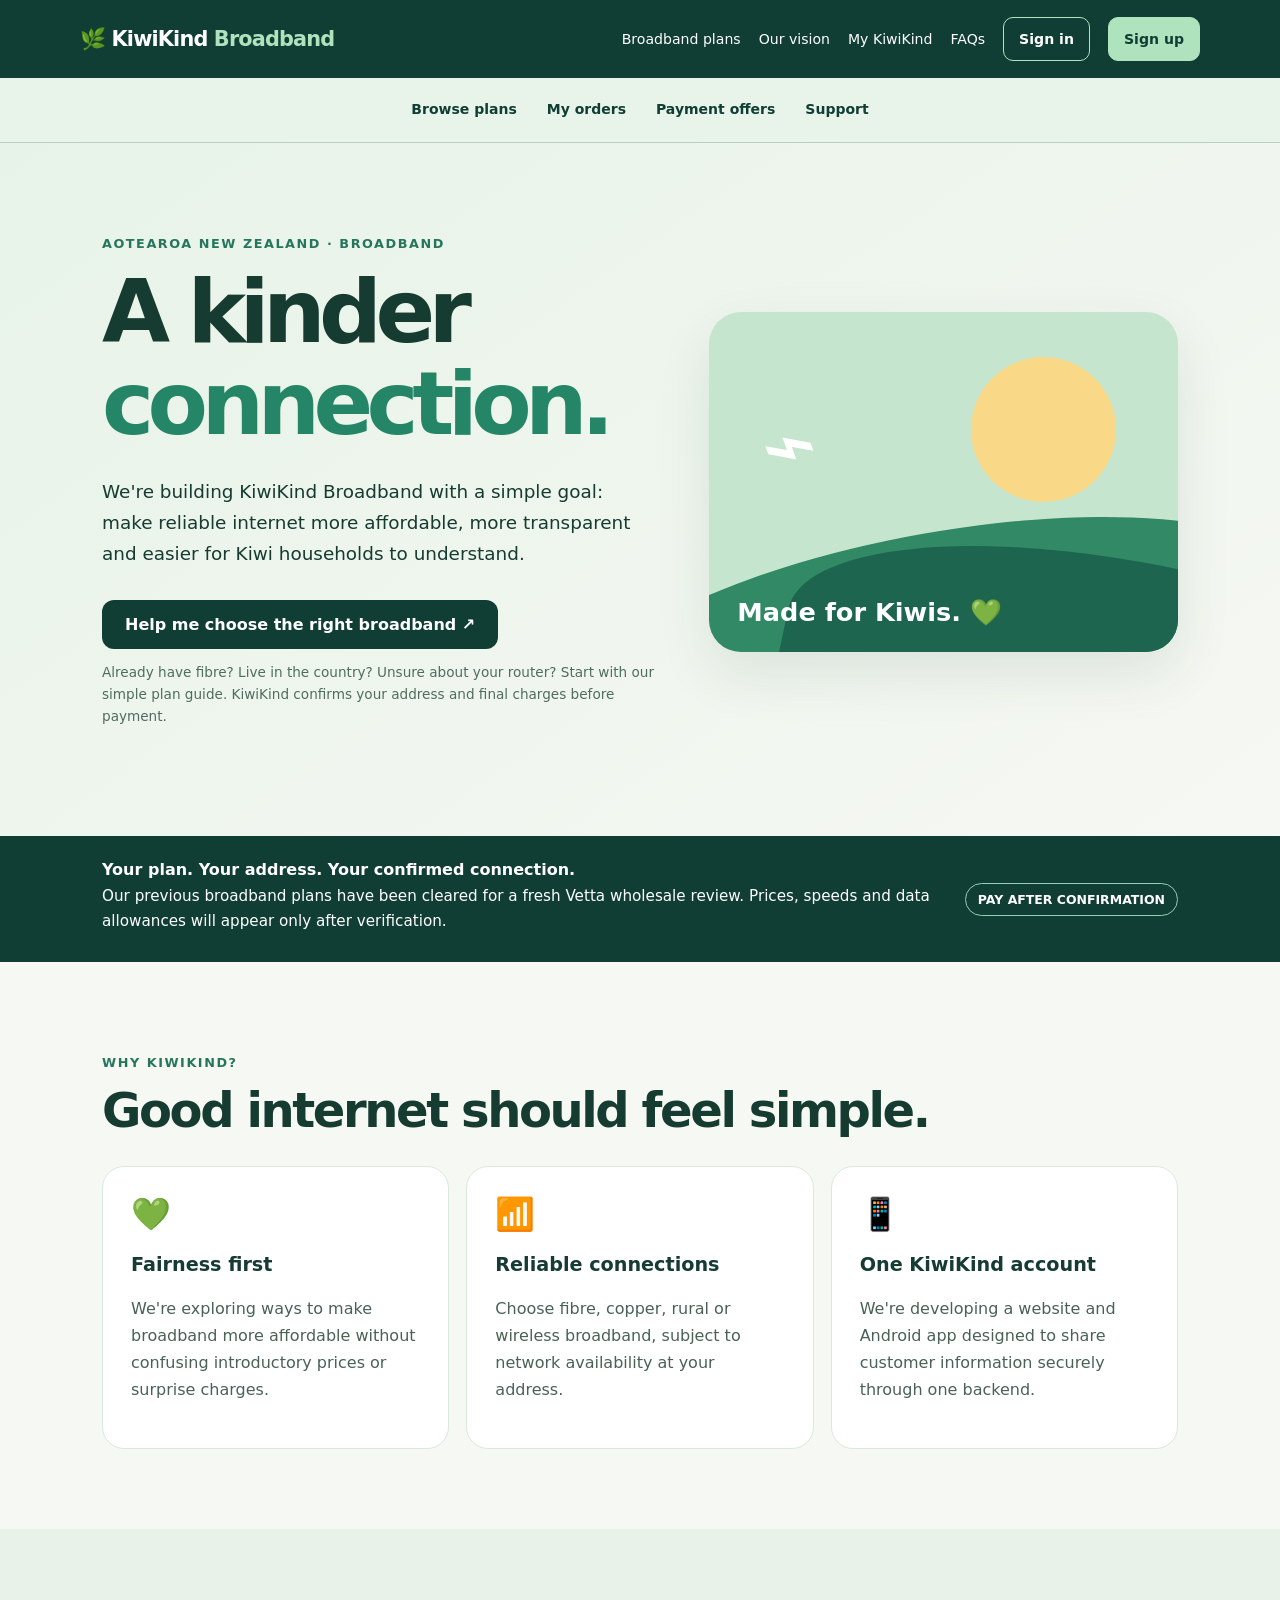
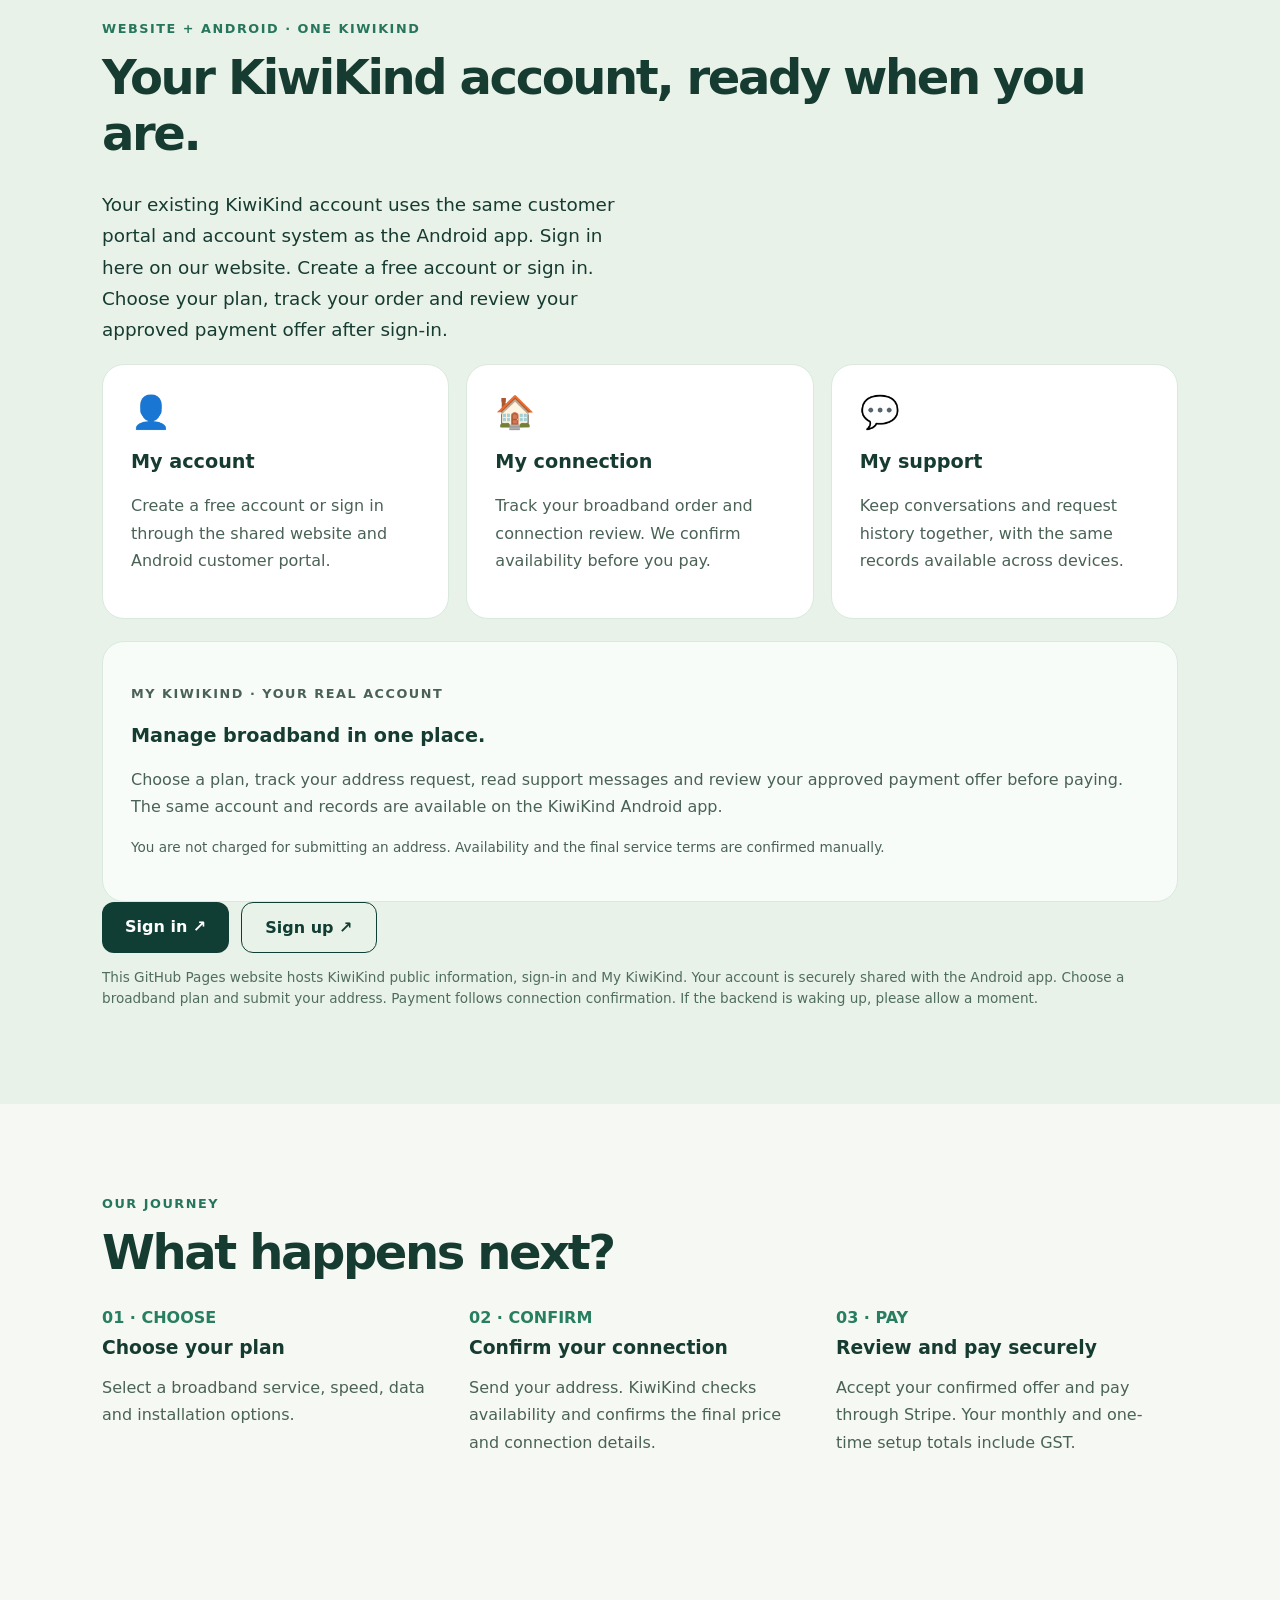
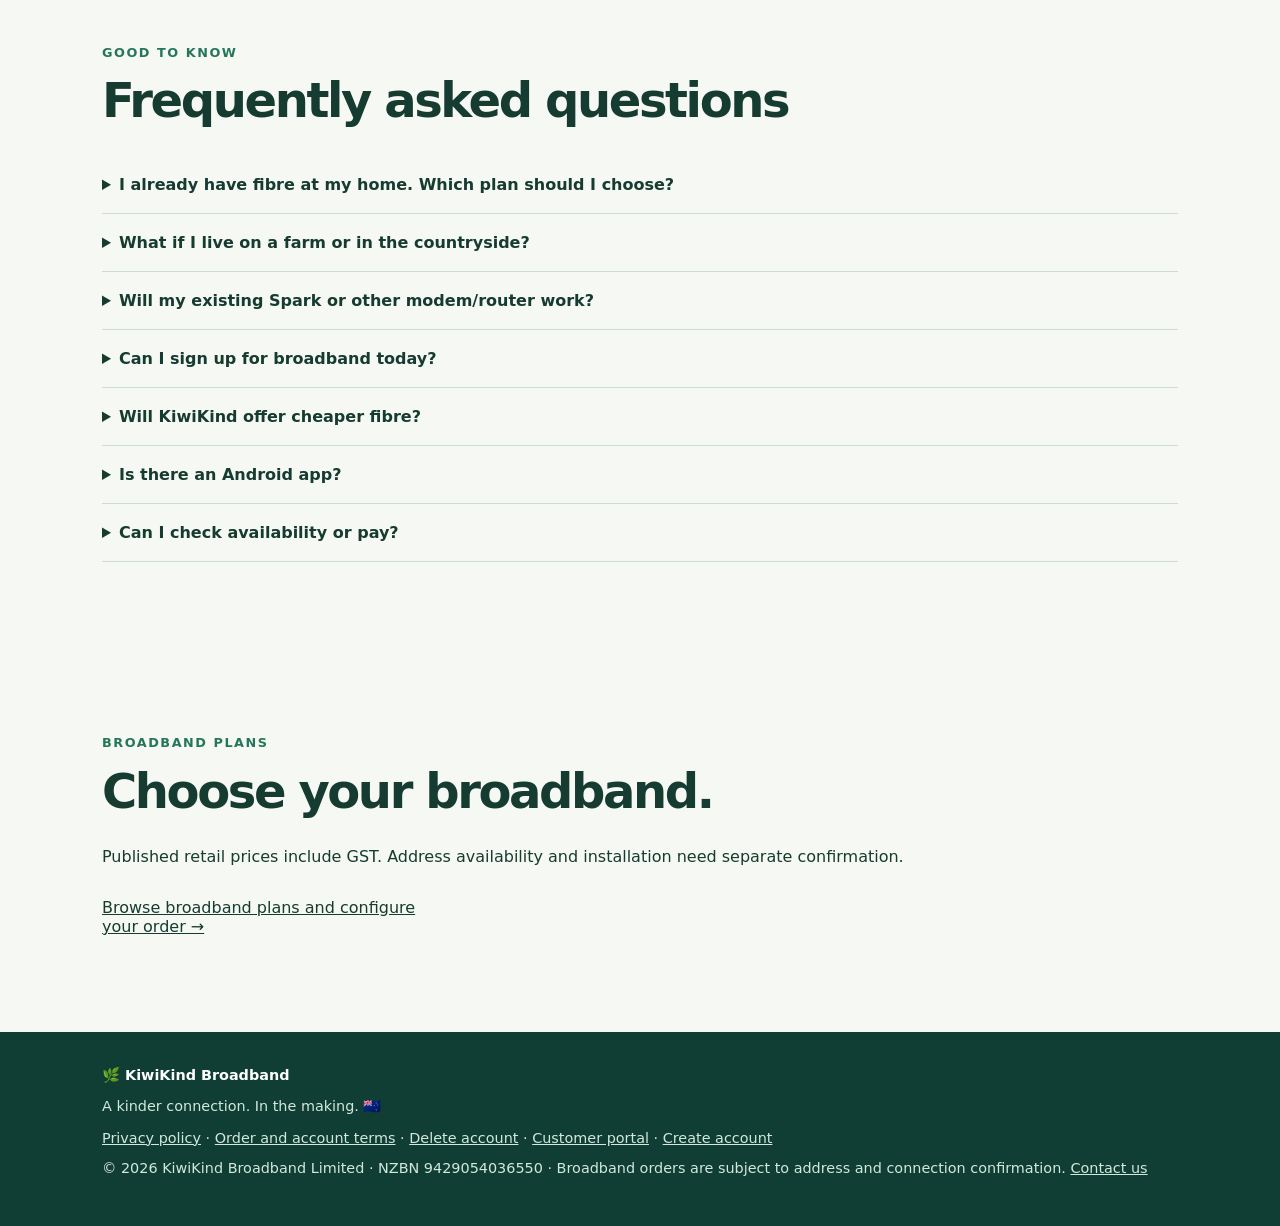
<file: index.html>
<!doctype html><html lang="en-NZ"><head><meta charset="utf-8"><meta name="viewport" content="width=device-width,initial-scale=1"><meta name="theme-color" content="#103e34"><meta name="description" content="KiwiKind Broadband NZ — compare plans and request an address review with GST-inclusive prices. Pay after the final offer is approved."><title>KiwiKind Broadband — A kinder connection</title><style>
:root{font-family:system-ui,-apple-system,Segoe UI,sans-serif;color:#163b31;background:#f6f8f3}*{box-sizing:border-box}html{scroll-behavior:smooth}body{margin:0}a{color:inherit}header{background:#103e34;color:white;padding:17px max(20px,calc((100% - 1120px)/2));display:flex;align-items:center;justify-content:space-between;gap:12px}.logo{font-weight:850;font-size:1.3rem;letter-spacing:-.04em;text-decoration:none}.logo span{color:#aee3bd}nav{display:flex;gap:18px;font-size:.88rem}nav a{text-decoration:none}nav a:hover{text-decoration:underline}.wrap{max-width:1120px;margin:auto;padding:0 22px}.hero{background:linear-gradient(145deg,#e7f3e8,#f6f8f3);padding:80px 0 95px}.hero-grid{display:grid;grid-template-columns:1.2fr 1fr;gap:45px;align-items:center}.eyebrow{font-size:.8rem;font-weight:800;letter-spacing:.12em;color:#26765d;text-transform:uppercase}.hero h1{font-size:clamp(3rem,7vw,5.5rem);letter-spacing:-.075em;line-height:1.05;margin:15px 0 25px}.hero h1 em{color:#258667;font-style:normal}.lead{font-size:1.15rem;line-height:1.7;max-width:540px}.cta{display:inline-block;background:#103e34;color:white;padding:15px 23px;border-radius:12px;text-decoration:none;font-weight:750;margin-top:12px}.small{font-size:.85rem;color:#4f6d5e;line-height:1.6}.illustration{min-height:340px;background:#c6e5cf;border-radius:32px;position:relative;overflow:hidden;box-shadow:0 22px 55px #123b2c19}.sun{position:absolute;width:145px;height:145px;background:#f9d988;border-radius:50%;top:45px;right:62px}.hill{position:absolute;width:160%;height:240px;border-radius:50% 50% 0 0;left:-30%;bottom:-120px;background:#318966;transform:rotate(-10deg)}.hill.two{background:#1d654e;left:15%;bottom:-155px;transform:rotate(12deg)}.wifi{position:absolute;top:80px;left:52px;font-size:90px;color:#fff;transform:rotate(-20deg)}.art-label{position:absolute;bottom:25px;left:28px;color:white;font-size:1.6rem;font-weight:850;z-index:2}.notice{background:#103e34;color:white;padding:24px 0}.notice .wrap{display:flex;gap:18px;align-items:center;justify-content:space-between}.notice p{margin:5px 0;font-size:.95rem;line-height:1.6}.chip{border:1px solid #92cfb4;padding:8px 12px;border-radius:30px;white-space:nowrap;font-size:.78rem;font-weight:800}.section{padding:80px 0}.section h2{font-size:clamp(2rem,5vw,3rem);letter-spacing:-.05em;margin:8px 0 28px}.cards{display:grid;grid-template-columns:repeat(3,1fr);gap:17px}.card{background:white;border:1px solid #d9e9de;border-radius:22px;padding:28px;min-height:220px}.card .icon{font-size:2rem}.card h3{font-size:1.2rem}.card p{line-height:1.7;color:#4a6256}.muted{background:#e9f2e9}.steps{display:grid;grid-template-columns:repeat(3,1fr);gap:25px}.step b{color:#277e60}.step h3{margin:10px 0}.step p{line-height:1.7;color:#4a6256}.faq details{border-bottom:1px solid #ccddd2;padding:19px 0}.faq summary{cursor:pointer;font-weight:750}.faq details p{line-height:1.7;color:#4a6256}footer{background:#103e34;color:white;padding:35px 0;font-size:.9rem}footer p{color:#d2e8dc}@media(max-width:750px){.hero{padding:45px 0 60px}.hero-grid{grid-template-columns:1fr;gap:26px}.illustration{min-height:240px}.cards,.steps{grid-template-columns:1fr}.notice .wrap{align-items:flex-start;flex-direction:column}.section{padding:55px 0}nav{gap:10px;font-size:.8rem}header{padding:16px 20px}}
/* Keep the public landing page usable on narrow phones. */html,body{max-width:100%;overflow-x:clip}.hero-grid,.hero-grid>*,.wrap{min-width:0}@media(max-width:600px){.hero h1{font-size:clamp(38px,10vw,58px);letter-spacing:-.045em;overflow-wrap:anywhere}.eyebrow{letter-spacing:.06em;overflow-wrap:anywhere}.lead{font-size:1rem}.hero{padding:35px 0 45px}header{flex-wrap:wrap;gap:10px}nav{flex-wrap:wrap;gap:10px}.wrap{padding-left:18px;padding-right:18px}}/* Account links use the existing Django portal and its shared account system. */
header{flex-wrap:wrap}nav{align-items:center;flex-wrap:wrap}.account-link{display:inline-flex;align-items:center;justify-content:center;min-height:44px;padding:8px 15px;border:1px solid #aee3bd;border-radius:10px;font-weight:750;white-space:nowrap}nav .account-link:hover{text-decoration:none;background:#235748}.account-link.signup{background:#aee3bd;color:#103e34}nav .account-link.signup:hover{background:#c6edcf}.account-actions{display:flex;flex-wrap:wrap;gap:12px}.account-actions .cta{margin-top:0}.cta.secondary{background:transparent;color:#103e34;border:1px solid #103e34}a:focus-visible{outline:3px solid #d88c25;outline-offset:4px}@media(max-width:600px){nav{width:100%}}
</style><link rel="stylesheet" href="./navigation.css"><script src="./navigation.js" defer></script></head><body><header><a class="logo" href="#home">🌿 KiwiKind <span>Broadband</span></a><nav aria-label="Main navigation"><a href="./broadband.html">Broadband plans</a><a href="#why">Our vision</a><a href="#mykiwikind">My KiwiKind</a><a href="#questions">FAQs</a><a class="account-link" href="./account.html#signin">Sign in</a><a class="account-link signup" href="./account.html#signup">Sign up</a></nav></header><main><section class="hero" id="home"><div class="wrap hero-grid"><div><p class="eyebrow">Aotearoa New Zealand · Broadband</p><h1>A kinder <em>connection.</em></h1><p class="lead">We're building KiwiKind Broadband with a simple goal: make reliable internet more affordable, more transparent and easier for Kiwi households to understand.</p><a class="cta" href="./broadband.html#plan-finder">Help me choose the right broadband ↗</a><p class="small">Already have fibre? Live in the country? Unsure about your router? Start with our simple plan guide. KiwiKind confirms your address and final charges before payment.</p></div><div class="illustration" role="img" aria-label="Illustration of green hills and sunshine"><div class="sun"></div><div class="wifi">⌁</div><div class="hill"></div><div class="hill two"></div><div class="art-label">Made for Kiwis. 💚</div></div></div></section><div class="notice"><div class="wrap"><div><strong>Your plan. Your address. Your confirmed connection.</strong><p>Our previous broadband plans have been cleared for a fresh Vetta wholesale review. Prices, speeds and data allowances will appear only after verification.</p></div><span class="chip">PAY AFTER CONFIRMATION</span></div></div><section class="section" id="why"><div class="wrap"><p class="eyebrow">Why KiwiKind?</p><h2>Good internet should feel simple.</h2><div class="cards"><article class="card"><div class="icon">💚</div><h3>Fairness first</h3><p>We're exploring ways to make broadband more affordable without confusing introductory prices or surprise charges.</p></article><article class="card"><div class="icon">📶</div><h3>Reliable connections</h3><p>Choose fibre, copper, rural or wireless broadband, subject to network availability at your address.</p></article><article class="card"><div class="icon">📱</div><h3>One KiwiKind account</h3><p>We're developing a website and Android app designed to share customer information securely through one backend.</p></article></div></div></section><section class="section muted" id="mykiwikind"><div class="wrap"><p class="eyebrow">Website + Android · One KiwiKind</p><h2>Your KiwiKind account, ready when you are.</h2><p class="lead">Your existing KiwiKind account uses the same customer portal and account system as the Android app. Sign in here on our website. Create a free account or sign in. Choose your plan, track your order and review your approved payment offer after sign-in.</p><div class="cards"><article class="card"><div class="icon">👤</div><h3>My account</h3><p>Create a free account or sign in through the shared website and Android customer portal.</p></article><article class="card"><div class="icon">🏠</div><h3>My connection</h3><p>Track your broadband order and connection review. We confirm availability before you pay.</p></article><article class="card"><div class="icon">💬</div><h3>My support</h3><p>Keep conversations and request history together, with the same records available across devices.</p></article></div><div class="card" style="margin-top:22px;min-height:0;background:#f8fcf9"><p class="eyebrow">My KiwiKind · Your real account</p><h3>Manage broadband in one place.</h3><p>Choose a plan, track your address request, read support messages and review your approved payment offer before paying. The same account and records are available on the KiwiKind Android app.</p><p class="small">You are not charged for submitting an address. Availability and the final service terms are confirmed manually.</p></div><div class="account-actions" aria-label="Customer account"><a class="cta" href="./account.html#signin">Sign in ↗</a><a class="cta secondary" href="./account.html#signup">Sign up ↗</a></div><p class="small">This GitHub Pages website hosts KiwiKind public information, sign-in and My KiwiKind. Your account is securely shared with the Android app. Choose a broadband plan and submit your address. Payment follows connection confirmation. If the backend is waking up, please allow a moment.</p></div></section><section class="section" id="progress"><div class="wrap"><p class="eyebrow">Our journey</p><h2>What happens next?</h2><div class="steps"><div class="step"><b>01 · CHOOSE</b><h3>Choose your plan</h3><p>Select a broadband service, speed, data and installation options.</p></div><div class="step"><b>02 · CONFIRM</b><h3>Confirm your connection</h3><p>Send your address. KiwiKind checks availability and confirms the final price and connection details.</p></div><div class="step"><b>03 · PAY</b><h3>Review and pay securely</h3><p>Accept your confirmed offer and pay through Stripe. Your monthly and one-time setup totals include GST.</p></div></div></div></section><section class="section faq" id="questions"><div class="wrap"><p class="eyebrow">Good to know</p><h2>Frequently asked questions</h2><details><summary>I already have fibre at my home. Which plan should I choose?</summary><p>Start with a normal Fibre (UFB) plan if KiwiKind can serve your address. No speed will be recommended until it has been verified against the current wholesale catalogue. <a href="./broadband.html#plan-finder">Use our easy plan guide →</a></p></details><details><summary>What if I live on a farm or in the countryside?</summary><p>Rural addresses sometimes have fibre too. Check the property first. Where fibre cannot be supplied, ask about RBI Rural or Fixed Wireless depending on coverage, equipment and data needs. The address is confirmed before payment.</p></details><details><summary>Will my existing Spark or other modem/router work?</summary><p>Not always. Fibre usually needs an Ethernet-WAN router connected to the fibre wall box (ONT), and some older or provider-locked modems are unsuitable. Please ask us to check your exact model and the required settings before relying on it. <a href="./broadband.html#understand-broadband">Read the compatibility guide →</a></p></details><details><summary>Can I sign up for broadband today?</summary><p>Not yet. All previous plan listings have been cleared while KiwiKind checks the current Vetta catalogue. Existing customer accounts and request history remain available.</p></details><details><summary>Will KiwiKind offer cheaper fibre?</summary><p>No pricing is currently available. After Vetta details are verified, any new retail prices will be shown with GST included and setup charges explained separately.</p></details><details><summary>Is there an Android app?</summary><p>The Android app is available to existing closed testers. It is not a public Play Store release.</p></details><details><summary>Can I check availability or pay?</summary><p>New plan requests are paused while the wholesale catalogue is rebuilt. Existing customer account, request and billing records remain accessible securely.</p></details></div></section><section class="section" id="plans"><div class="wrap"><p class="eyebrow">Broadband plans</p><h2>Choose your broadband.</h2><p>Published retail prices include GST. Address availability and installation need separate confirmation.</p><div id="public-plans" class="cards" aria-live="polite"><p><a href="./broadband.html">Browse broadband plans and configure your order →</a></p></div></div></section></main><footer><div class="wrap"><strong>🌿 KiwiKind Broadband</strong><p>A kinder connection. In the making. 🇳🇿</p><p><a href="./privacy.html">Privacy policy</a> · <a href="./terms.html">Order and account terms</a> · <a href="./account-deletion.html">Delete account</a> · <a href="./account.html#signin">Customer portal</a> · <a href="./account.html#signup">Create account</a></p><p>© 2026 KiwiKind Broadband Limited · NZBN 9429054036550 · Broadband orders are subject to address and connection confirmation. <a href="mailto:kiwikindbroadband@gmail.com">Contact us</a></p></div></footer><script src="plans.js" defer></script></body></html>
</file>
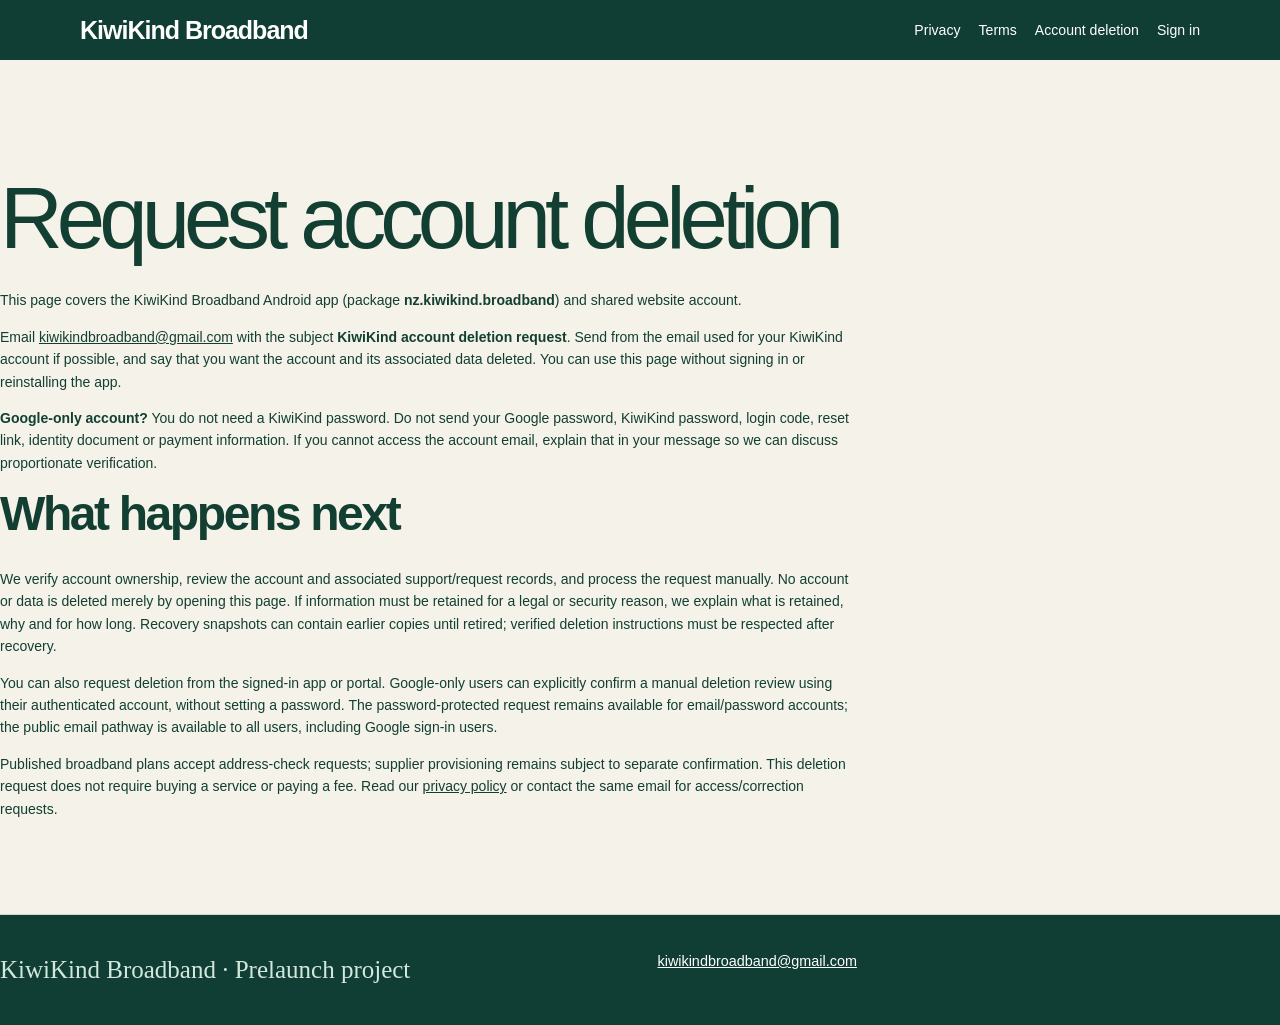
<file: account-deletion.html>
<!doctype html><html lang="en-NZ"><head><meta charset="utf-8"><meta name="viewport" content="width=device-width,initial-scale=1"><title>Account deletion | KiwiKind Broadband</title><link rel="stylesheet" href="./policy.css"></head><body><header><a class="brand" href="./index.html">KiwiKind Broadband</a><nav aria-label="Policy navigation"><a href="./privacy.html">Privacy</a><a href="./terms.html">Terms</a><a href="./account-deletion.html">Account deletion</a><a href="./account.html#signin">Sign in</a></nav></header><main class="section legal"><h1>Request account deletion</h1><p>This page covers the KiwiKind Broadband Android app (package <strong>nz.kiwikind.broadband</strong>) and shared website account.</p><p>Email <a href="mailto:kiwikindbroadband@gmail.com?subject=KiwiKind%20account%20deletion%20request">kiwikindbroadband@gmail.com</a> with the subject <strong>KiwiKind account deletion request</strong>. Send from the email used for your KiwiKind account if possible, and say that you want the account and its associated data deleted. You can use this page without signing in or reinstalling the app.</p><p><strong>Google-only account?</strong> You do not need a KiwiKind password. Do not send your Google password, KiwiKind password, login code, reset link, identity document or payment information. If you cannot access the account email, explain that in your message so we can discuss proportionate verification.</p><h2>What happens next</h2><p>We verify account ownership, review the account and associated support/request records, and process the request manually. No account or data is deleted merely by opening this page. If information must be retained for a legal or security reason, we explain what is retained, why and for how long. Recovery snapshots can contain earlier copies until retired; verified deletion instructions must be respected after recovery.</p><p>You can also request deletion from the signed-in app or portal. Google-only users can explicitly confirm a manual deletion review using their authenticated account, without setting a password. The password-protected request remains available for email/password accounts; the public email pathway is available to all users, including Google sign-in users.</p><p>Published broadband plans accept address-check requests; supplier provisioning remains subject to separate confirmation. This deletion request does not require buying a service or paying a fee. Read our <a href="./privacy.html">privacy policy</a> or contact the same email for access/correction requests.</p></main><footer><p>KiwiKind Broadband · Prelaunch project</p><a href="mailto:kiwikindbroadband@gmail.com">kiwikindbroadband@gmail.com</a></footer></body></html>
</file>
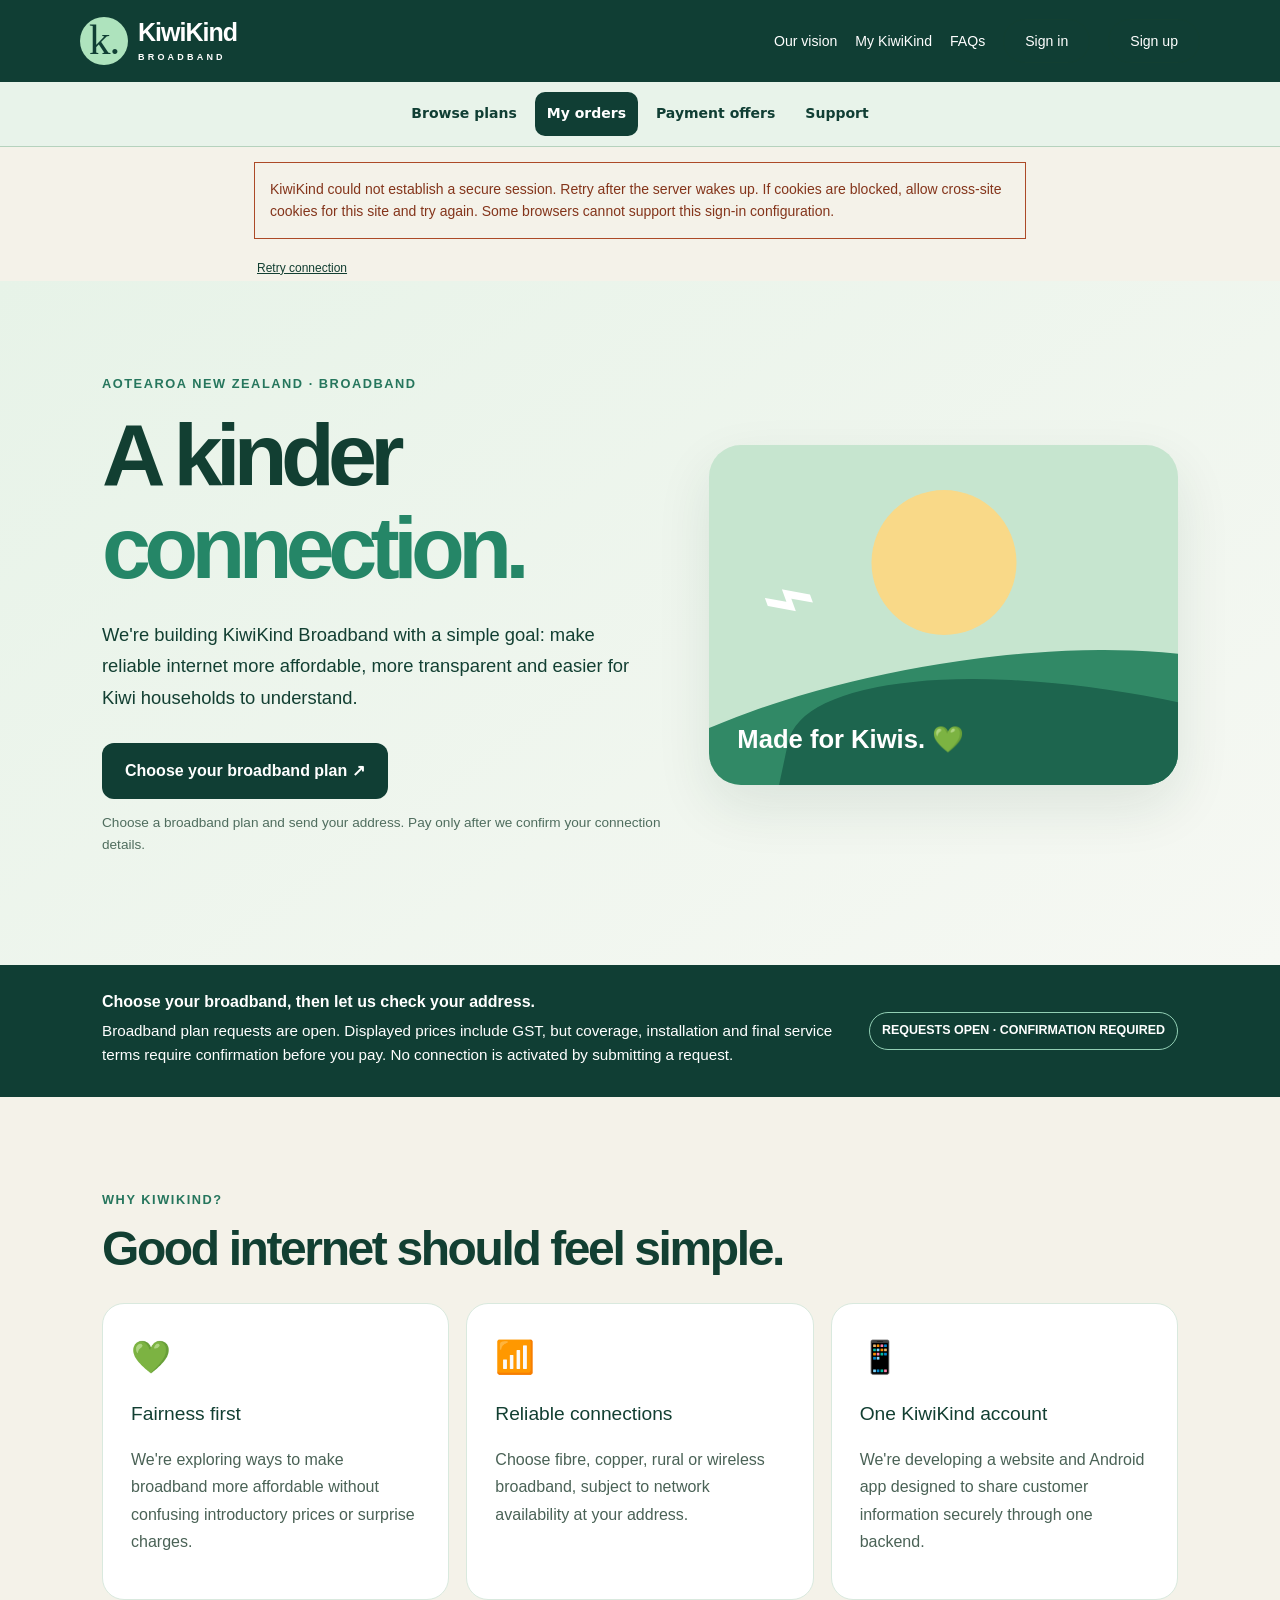
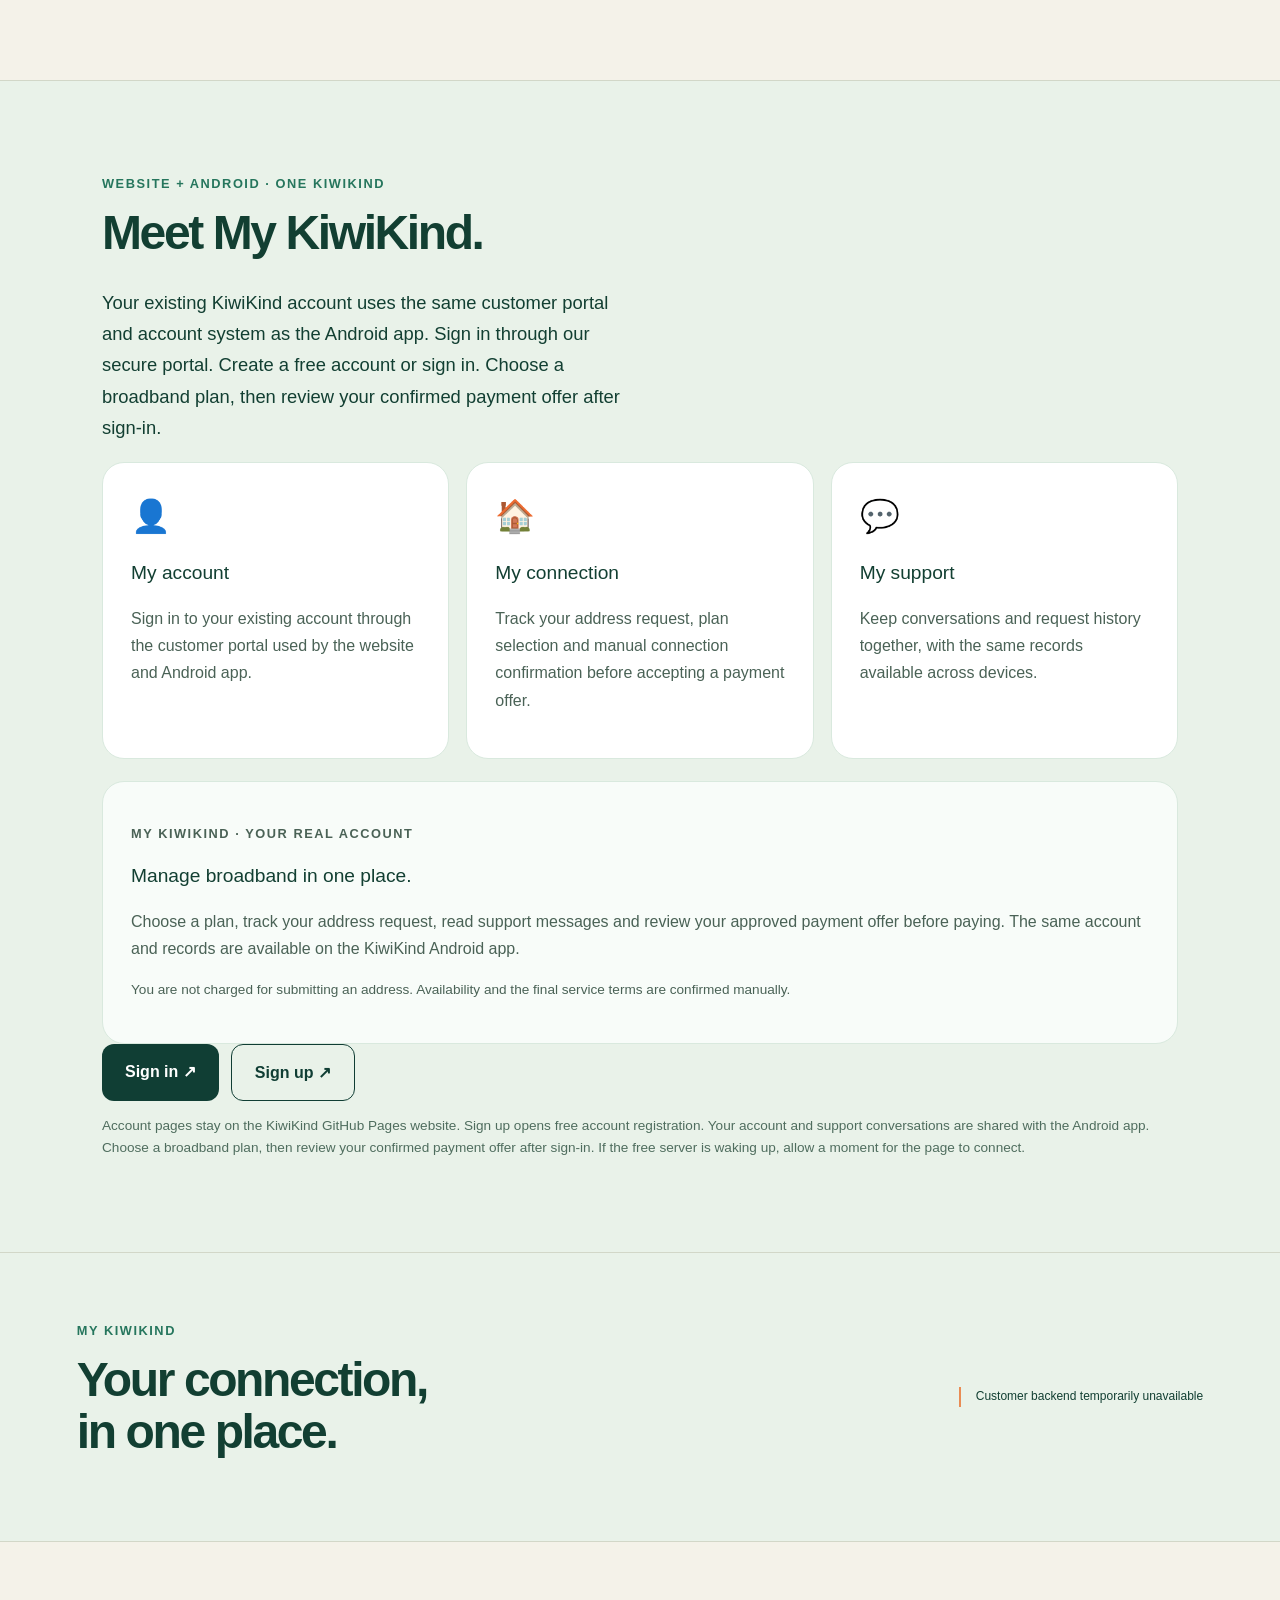
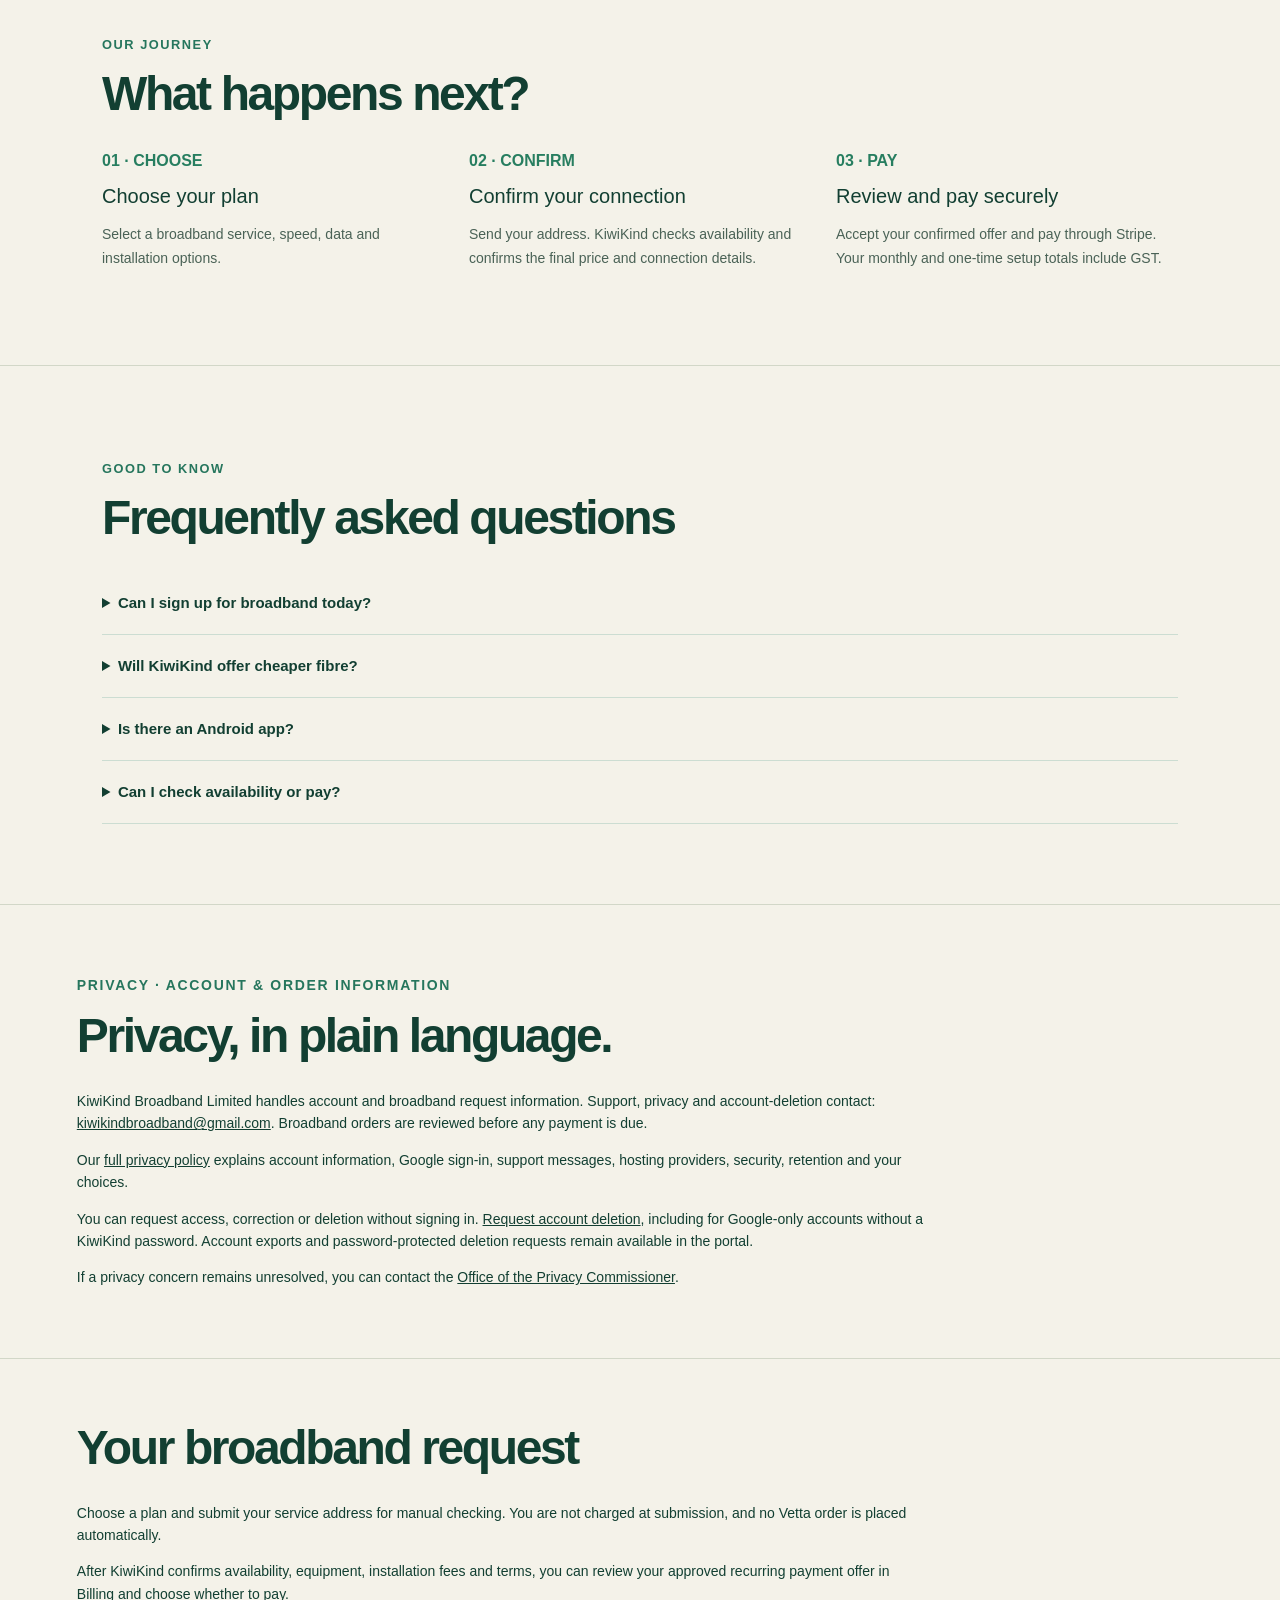
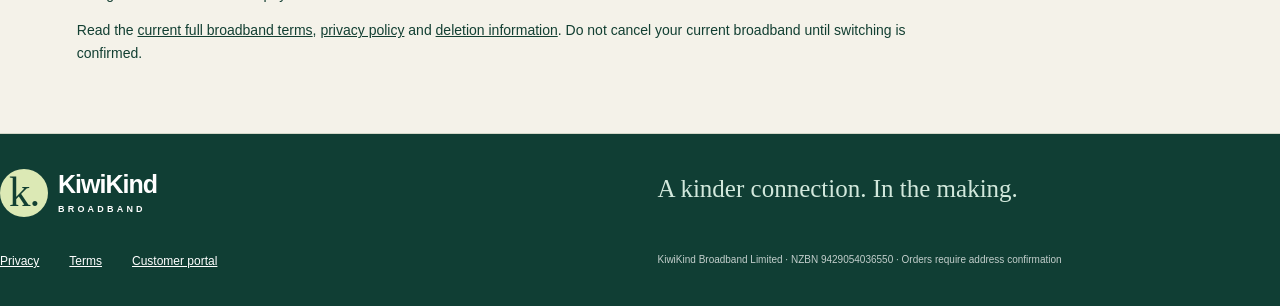
<file: account.html>
<!doctype html>
<html lang="en-NZ"><head><meta charset="utf-8"><meta name="viewport" content="width=device-width, initial-scale=1"><meta name="referrer" content="strict-origin-when-cross-origin"><meta http-equiv="Content-Security-Policy" content="default-src 'self'; script-src 'self' https://accounts.google.com; style-src 'self' 'unsafe-inline' https://accounts.google.com; connect-src https://kiwikind-backend.onrender.com https://accounts.google.com; frame-src https://accounts.google.com; img-src 'self' data: https://accounts.google.com https://*.googleusercontent.com; base-uri 'self'; form-action 'self'; object-src 'none'"><meta name="description" content="KiwiKind Broadband is a New Zealand broadband provider project in development. Follow our progress and explore the customer portal."><title>My KiwiKind · Account</title><link rel="stylesheet" href="./account.css"><script src="./account.js" defer></script><script src="./readiness.js" defer></script><link rel="stylesheet" href="./navigation.css"><script src="./navigation.js" defer></script></head>
<body><a class="skip" href="#main">Skip to content</a>
<header><a class="brand" href="./index.html" aria-label="KiwiKind Broadband home"><span class="brandmark" aria-hidden="true">k.</span><span>KiwiKind<small>BROADBAND</small></span></a><nav aria-label="Main"><a href="./index.html#why">Our vision</a><a href="#portal">My KiwiKind</a><a href="./index.html#questions">FAQs</a><a href="#signin" id="nav-signin" class="navbutton">Sign in</a><a href="#signup" id="nav-signup" class="navbutton">Sign up</a><a href="#portal" id="nav-account" class="navbutton hidden">My KiwiKind ↗</a></nav></header>
<aside id="signed-in-bar" class="signed-in-bar hidden" aria-label="Signed-in account"><span class="signed-in-label">✓ Signed in</span><span id="signed-in-email" class="signed-in-email"></span><button type="button" id="top-refresh" class="signed-in-logout">Refresh</button><button type="button" id="top-logout" class="signed-in-logout">Sign out</button></aside>
<main id="main">
<div class="portal-feedback"><div id="notice" class="notice" role="status" aria-live="polite"></div><button type="button" id="retry-connection" class="textbutton hidden">Retry connection</button></div>
<section class="top-account" aria-label="Account sign in and registration"><div id="auth-area"><a id="back-to-login" class="textbutton hidden" href="#signin">← Back to sign in</a><div class="auth-intro"><h3>A little less life admin.</h3><p>Create a free account or sign in to manage your information and talk to support. Choose a broadband plan and submit your connection details. Your confirmed payment offer appears under Billing.</p><p>No broadband contract. No payment details.</p></div><form id="auth-form" class="form-card"><h3 id="auth-title">Welcome back</h3><label>Email<input name="email" type="email" autocomplete="email" maxlength="254" required></label><label>Password<input name="password" type="password" autocomplete="current-password" maxlength="128" required></label><label id="referral-entry" class="hidden">Referral code (optional)<input id="referral-code" name="referral_code" maxlength="24" autocomplete="off"></label><label class="check hidden" id="register-consent"><input type="checkbox" name="consent">I accept the <a href="./terms.html">account and order terms</a> and have read the <a href="./privacy.html">privacy notice</a>.</label><button class="button" id="auth-submit" type="submit" disabled>Sign in ↗</button><div class="google-button-shell"><div id="google-signin" aria-label="Sign in with Google"></div><div class="google-button-face" aria-hidden="true"><span class="google-g">G</span><strong>Sign in with Google</strong></div></div><div class="form-links"><button type="button" id="toggle-auth" class="textbutton hidden" aria-hidden="true" tabindex="-1">Create an account</button><button type="button" id="forgot" class="textbutton">Reset password</button></div></form><form id="reset-request-form" class="form-card hidden"><h3>Reset your password</h3><p>Enter your account email and we’ll send a password-reset link if the account exists.</p><label>Email<input name="email" type="email" autocomplete="email" required maxlength="254"></label><button class="button" type="submit">Send reset link</button><button class="textbutton" type="button" id="reset-request-back">Back to sign in</button></form><form id="reset-form" class="form-card hidden"><h3>Set a new password</h3><label>New password (at least 12 characters)<input name="password" type="password" autocomplete="new-password" required minlength="12" maxlength="128"></label><button class="button" type="submit">Update password</button><a href="#signin" id="reset-back">Back to sign in</a></form></div>
</section>
<section class="hero" id="home"><div class="wrap hero-grid"><div><p class="eyebrow">Aotearoa New Zealand · Broadband</p><h1>A kinder <em>connection.</em></h1><p class="lead">We're building KiwiKind Broadband with a simple goal: make reliable internet more affordable, more transparent and easier for Kiwi households to understand.</p><a class="cta" href="./broadband.html">Choose your broadband plan ↗</a><p class="small">Choose a broadband plan and send your address. Pay only after we confirm your connection details.</p></div><div class="illustration" role="img" aria-label="Illustration of green hills and sunshine"><div class="sun"></div><div class="wifi">⌁</div><div class="hill"></div><div class="hill two"></div><div class="art-label">Made for Kiwis. 💚</div></div></div></section>
<div class="public-notice"><div class="wrap"><div><strong>Choose your broadband, then let us check your address.</strong><p>Broadband plan requests are open. Displayed prices include GST, but coverage, installation and final service terms require confirmation before you pay. No connection is activated by submitting a request.</p></div><span class="chip">REQUESTS OPEN · CONFIRMATION REQUIRED</span></div></div>
<section class="section" id="why"><div class="wrap"><p class="eyebrow">Why KiwiKind?</p><h2>Good internet should feel simple.</h2><div class="cards"><article class="card"><div class="icon">💚</div><h3>Fairness first</h3><p>We're exploring ways to make broadband more affordable without confusing introductory prices or surprise charges.</p></article><article class="card"><div class="icon">📶</div><h3>Reliable connections</h3><p>Choose fibre, copper, rural or wireless broadband, subject to network availability at your address.</p></article><article class="card"><div class="icon">📱</div><h3>One KiwiKind account</h3><p>We're developing a website and Android app designed to share customer information securely through one backend.</p></article></div></div></section><section class="section muted" id="mykiwikind"><div class="wrap"><p class="eyebrow">Website + Android · One KiwiKind</p><h2>Meet My KiwiKind.</h2><p class="lead">Your existing KiwiKind account uses the same customer portal and account system as the Android app. Sign in through our secure portal. Create a free account or sign in. Choose a broadband plan, then review your confirmed payment offer after sign-in.</p><div class="cards"><article class="card"><div class="icon">👤</div><h3>My account</h3><p>Sign in to your existing account through the customer portal used by the website and Android app.</p></article><article class="card"><div class="icon">🏠</div><h3>My connection</h3><p>Track your address request, plan selection and manual connection confirmation before accepting a payment offer.</p></article><article class="card"><div class="icon">💬</div><h3>My support</h3><p>Keep conversations and request history together, with the same records available across devices.</p></article></div><div class="card" style="margin-top:22px;min-height:0;background:#f8fcf9"><p class="eyebrow">My KiwiKind · Your real account</p><h3>Manage broadband in one place.</h3><p>Choose a plan, track your address request, read support messages and review your approved payment offer before paying. The same account and records are available on the KiwiKind Android app.</p><p class="small">You are not charged for submitting an address. Availability and the final service terms are confirmed manually.</p></div><div class="account-actions" aria-label="Customer account"><a class="cta" href="#signin">Sign in ↗</a><a class="cta secondary" href="#signup">Sign up ↗</a></div><p class="small">Account pages stay on the KiwiKind GitHub Pages website. Sign up opens free account registration. Your account and support conversations are shared with the Android app. Choose a broadband plan, then review your confirmed payment offer after sign-in. If the free server is waking up, allow a moment for the page to connect.</p></div></section>
<section id="portal" class="portal section"><div class="portal-heading"><div><p class="eyebrow">MY KIWIKIND</p><h2>Your connection,<br>in one place.</h2></div><p id="connection-status" class="status" role="status">Checking portal connection…</p></div>
<div id="dashboard" class="hidden"><div class="account-line"><p id="account-email"></p><button class="textbutton" id="refresh-account" type="button">Refresh account</button><button class="textbutton" id="logout" type="button">Sign out</button></div><div class="dashboard-grid"><article class="form-card"><h3>Connection preparation</h3><p>Follow preparation updates shared with the Android app. Your chosen plan is reviewed for availability. The confirmed payment offer appears under Billing.</p><button id="load-connection-progress" class="textbutton" type="button">Refresh preparation</button><div id="connection-progress" role="status" aria-live="polite"></div></article><article class="form-card" id="customer-orders"><span class="pill">ADDRESS REVIEW REQUIRED</span><h3>My broadband requests</h3><p><a class="button" href="./broadband.html">Choose a broadband plan</a></p><div id="orders"></div><details hidden><summary>Legacy connection request</summary><form id="order-form"><p>We’ll record your interest in a connection. This is not an availability check or a service contract.</p><label>Contact name<input name="contact_name" maxlength="100" required autocomplete="name"></label><label>Full New Zealand service address<input name="address" minlength="8" maxlength="300" required autocomplete="street-address"></label><label>Postcode<input name="postcode" pattern="[0-9]{4}" maxlength="4" inputmode="numeric" required autocomplete="postal-code"></label><label>Phone (optional)<input name="phone" type="tel" maxlength="25" autocomplete="tel"></label><label class="check"><input name="consent" type="checkbox" required>I accept the <a href="./terms.html">request terms</a>. Availability, pricing and installation are unconfirmed.</label><button class="button" type="submit" id="order-submit">Send request ↗</button></form></details></article><article class="form-card" id="customer-support"><h3>Support & complaints</h3><p>Keep your conversation with your account. Don’t include card details, identity documents or health information.</p><div id="tickets"></div><details><summary>Start a conversation</summary><form id="ticket-form"><label>Topic<select name="category"><option value="support">General support</option><option value="complaint">Complaint</option><option value="privacy">Privacy request / correction</option></select></label><label>Subject<input name="subject" maxlength="150" required></label><label>Message<textarea name="body" maxlength="4000" required></textarea></label><button class="button" type="submit">Send message ↗</button></form></details></article><article class="form-card" id="customer-payments"><h3>Billing</h3><p>After we confirm your address and connection details, your final payment offer appears here. Review the full GST-inclusive amounts and service terms before continuing to Stripe.</p><div id="owner-dollar-payment" class="hidden" aria-live="polite"></div><div id="live-payments" aria-live="polite"></div><div id="invoices"></div></article><article class="form-card"><h3>Invite friends &amp; whānau</h3><p>Share an account invitation if you wish. No rewards or discounts are currently offered.</p><button id="load-referrals" class="textbutton" type="button">Refresh referral history</button><button id="create-referral" class="textbutton" type="button">Create my referral code</button><div id="referral-result"></div></article><article class="form-card"><h3>Account settings &amp; notifications</h3><p>Preferences are shared with Android. Load your saved preferences before editing. Delivery and marketing remain disabled.</p><button id="load-preferences" class="textbutton" type="button">Load saved preferences</button><form id="preferences-form"><label class="check"><input id="account-notifications" type="checkbox" disabled>Account updates, when delivery becomes available</label><button class="button" id="save-preferences" type="submit" disabled>Save preference</button></form></article><article class="form-card"><h3>Your information</h3><p>Download your account data, request a correction through support, or ask us to delete your account.</p><button id="export" class="textbutton">Download my data ↓</button><details><summary>Request account deletion</summary><form id="deletion-form"><p>Google-only account? Confirm below to queue a review inside the portal, or use the <a href="./account-deletion.html">public deletion pathway</a>.</p><label class="check"><input id="confirm-google-deletion" type="checkbox">I want my account reviewed for deletion.</label><button id="google-deletion" class="textbutton" type="button">Request using signed-in Google account</button><p>Requests require review for any lawful record retention. This does not instantly delete your data.</p><label>Current password<input type="password" name="password" required autocomplete="current-password"></label><button class="button" type="submit">Request deletion</button></form></details></article></div></div></section>
<section class="section" id="progress"><div class="wrap"><p class="eyebrow">Our journey</p><h2>What happens next?</h2><div class="steps"><div class="step"><b>01 · CHOOSE</b><h3>Choose your plan</h3><p>Select a broadband service, speed, data and installation options.</p></div><div class="step"><b>02 · CONFIRM</b><h3>Confirm your connection</h3><p>Send your address. KiwiKind checks availability and confirms the final price and connection details.</p></div><div class="step"><b>03 · PAY</b><h3>Review and pay securely</h3><p>Accept your confirmed offer and pay through Stripe. Your monthly and one-time setup totals include GST.</p></div></div></div></section><section class="section faq" id="questions"><div class="wrap"><p class="eyebrow">Good to know</p><h2>Frequently asked questions</h2><details><summary>Can I sign up for broadband today?</summary><p>Yes. Choose a plan and submit your address and connection details. We confirm availability and the final offer before you pay.</p></details><details><summary>Will KiwiKind offer cheaper fibre?</summary><p>Our broadband catalogue shows monthly and setup totals including GST. Compare the options and review your confirmed offer before payment.</p></details><details><summary>Is there an Android app?</summary><p>The Android app is available to existing closed testers. It is not a public Play Store release.</p></details><details><summary>Can I check availability or pay?</summary><p>Submit your address with your chosen plan. We check availability manually; after confirmation, your payment offer appears under Billing on the website and app.</p></details></div></section>
<section id="privacy" class="section legal"><p class="eyebrow">PRIVACY · ACCOUNT &amp; ORDER INFORMATION</p><h2>Privacy, in plain language.</h2><p id="legal-identity">KiwiKind Broadband Limited handles account and broadband request information. Support, privacy and account-deletion contact: <a href="mailto:kiwikindbroadband@gmail.com">kiwikindbroadband@gmail.com</a>. Broadband orders are reviewed before any payment is due.</p><p>Our <a href="./privacy.html">full privacy policy</a> explains account information, Google sign-in, support messages, hosting providers, security, retention and your choices.</p><p>You can request access, correction or deletion without signing in. <a href="./account-deletion.html">Request account deletion</a>, including for Google-only accounts without a KiwiKind password. Account exports and password-protected deletion requests remain available in the portal.</p><p>If a privacy concern remains unresolved, you can contact the <a href="https://www.privacy.org.nz/" rel="noreferrer">Office of the Privacy Commissioner</a>.</p></section>
<section id="terms" class="section legal"><h2>Your broadband request</h2><p>Choose a plan and submit your service address for manual checking. You are not charged at submission, and no Vetta order is placed automatically.</p><p>After KiwiKind confirms availability, equipment, installation fees and terms, you can review your approved recurring payment offer in Billing and choose whether to pay.</p><p>Read the <a href="./terms.html">current full broadband terms</a>, <a href="./privacy.html">privacy policy</a> and <a href="./account-deletion.html">deletion information</a>. Do not cancel your current broadband until switching is confirmed.</p></section>
</main><footer><a class="brand" href="#home"><span class="brandmark">k.</span><span>KiwiKind<small>BROADBAND</small></span></a><p>A kinder connection. In the making.</p><div><a href="./privacy.html">Privacy</a><a href="./terms.html">Terms</a><a href="#portal">Customer portal</a></div><small>KiwiKind Broadband Limited · NZBN 9429054036550 · Orders require address confirmation</small></footer></body></html>
</file>
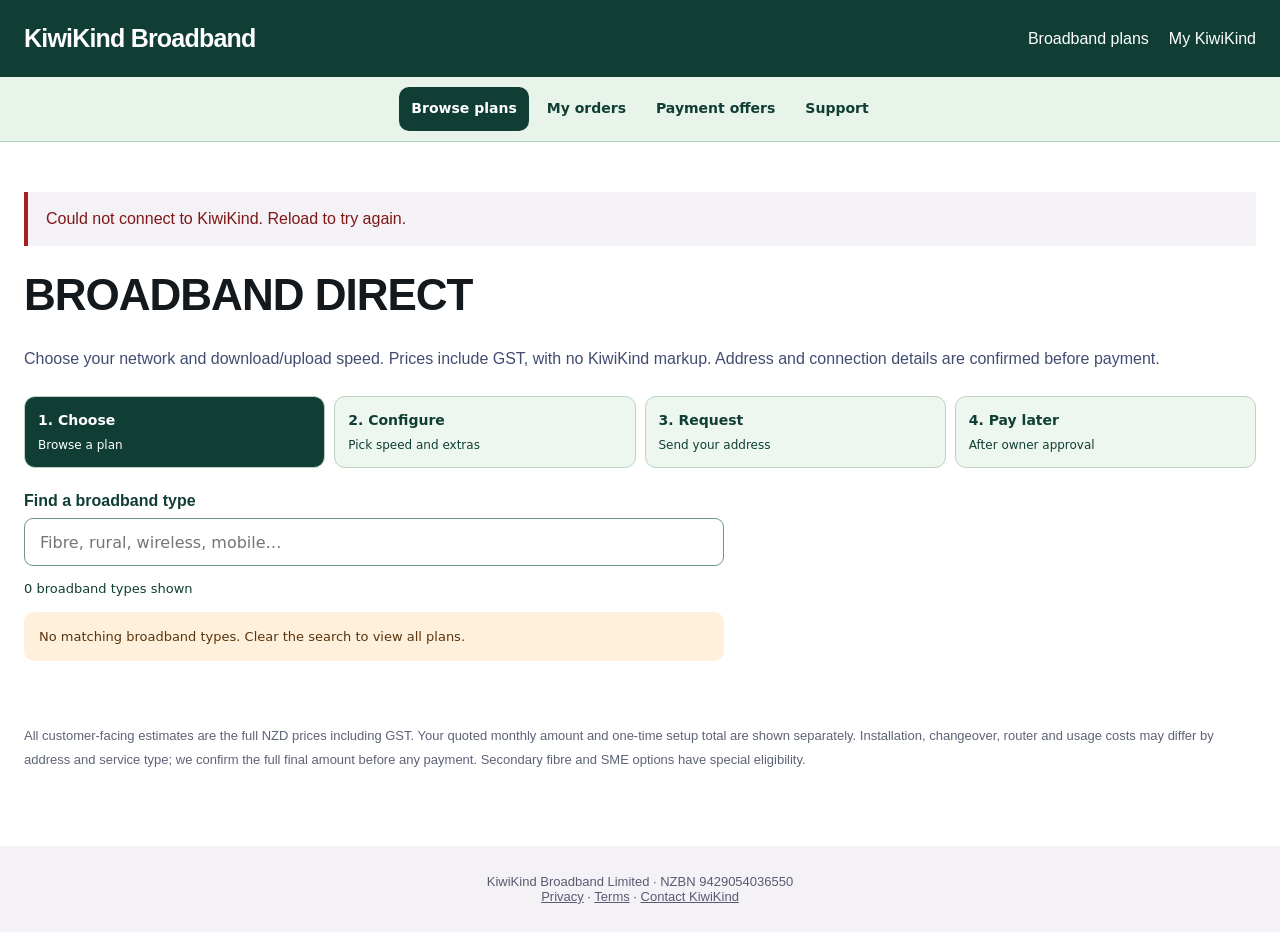
<file: broadband.html>
<!doctype html>
<html lang="en-NZ"><head><meta charset="utf-8"><meta name="viewport" content="width=device-width,initial-scale=1"><title>Broadband plans · KiwiKind Broadband</title><link rel="stylesheet" href="./broadband.css"><script src="./broadband.js?v=direct-20261024" defer></script><link rel="stylesheet" href="./navigation.css"><script src="./navigation.js" defer></script></head>
<body><header><a class="brand" href="./index.html">KiwiKind Broadband</a><nav aria-label="Main navigation"><a href="./broadband.html">Broadband plans</a><a href="./account.html#portal">My KiwiKind</a></nav></header><main>
<p id="notice" class="status" role="status" aria-live="polite">Loading Broadband Direct prices and speeds…</p>
<section id="catalogue"><h1>Broadband Direct</h1><p class="steps">Choose your network and download/upload speed. Prices include GST, with no KiwiKind markup. Address and connection details are confirmed before payment.</p><section id="plan-finder" hidden class="plan-finder" aria-labelledby="finder-heading">
<p class="guide-kicker">Find the right internet for your home</p>
<h2 id="finder-heading">Not sure which broadband to choose?</h2>
<p class="guide-lead">No technical knowledge needed. Choose what sounds like your property and we'll show you where to start.</p>
<fieldset class="finder-questions"><legend>What is your home like?</legend><div class="finder-choices">
<button type="button" data-situation="fibre" aria-pressed="false">🏠 I already have fibre</button>
<button type="button" data-situation="rural" aria-pressed="false">🌿 I live in the countryside</button>
<button type="button" data-situation="copper" aria-pressed="false">☎️ I have an old phone-line connection</button>
<button type="button" data-situation="unsure" aria-pressed="false">❔ I'm not sure</button>
</div></fieldset>
<div id="finder-result" class="finder-result" role="status" aria-live="polite" aria-atomic="true" hidden>
<h3 id="finder-result-heading"></h3><p id="finder-result-description"></p><div id="finder-actions" class="finder-actions"></div>
<p class="guide-fine">This is guidance, not an address availability check. KiwiKind confirms coverage, installation fees and final terms before anyone pays.</p>
</div>
<p class="guide-fine">Not sure what reaches your address? <a href="https://broadbandmap.nz/" target="_blank" rel="noopener noreferrer">Check Broadband Map NZ ↗</a> (independent coverage guide). We still confirm supply with our network provider before payment.</p>
</section>
<section id="understand-broadband" hidden class="simple-types" aria-labelledby="types-title">
<h2 id="types-title">Broadband types, made simple</h2>
<div class="types-grid">
<article><h3>🏠 Fibre (UFB)</h3><p>If you have a fibre box (ONT) on the wall, start here. Usually best for home streaming, gaming and working from home if we can supply the address.</p></article>
<article><h3>🌾 Rural or fixed wireless</h3><p>Internet through a wireless network, typically using suitable router equipment. Check rural coverage and data limits if fibre is unavailable.</p></article>
<article><h3>☎️ Copper (ADSL/VDSL)</h3><p>Internet through an older phone line. A fallback where still offered; we check the address before confirming it.</p></article>
</div>
<details class="help-question"><summary>Can I use my existing Spark, One NZ or other modem/router?</summary>
<p><strong>Sometimes, but not every modem is compatible.</strong> Fibre uses a fibre box (ONT) and a router with an Ethernet WAN/Internet port. A DSL-only phone-line modem cannot connect directly to fibre. Some provider routers are locked or cannot use the network settings KiwiKind needs.</p>
<p>A fibre router needs compatible Ethernet ports and supplier settings. Higher-speed connections may require upgraded hardware. Rural and fixed-wireless connections may need a compatible SIM router or supplier-approved equipment.</p>
<p>We need to check your exact router model, connection type and supplier settings first. <a href="./account.html?view=support#portal">Ask KiwiKind to check your router model →</a></p>
</details>
<details class="help-question"><summary>What do the fibre speeds mean?</summary>
<p>Download speed matters for streaming and downloads; upload speed matters for video calls and sending files. KiwiKind will list exact download and upload speeds only after verifying the supplier's current catalogue. Availability depends on the service address and equipment.</p>
<p><strong>SME and Secondary options are not standard home plans.</strong> Ask us first if one of those is appropriate.</p>
</details>
<details class="help-question"><summary>Will I be charged straight away, and how much is installation?</summary>
<p>No payment is taken when you send an address request, and no supplier connection is automatically ordered. The quoted setup amount depends on the connection type. There is currently no verified setup fee, churn price or equipment price published. New installations and additional fibre equipment may have different costs. Your full setup total is shown including GST and confirmed before payment.</p>
<p>We confirm the exact GST-inclusive monthly and once-only setup charges and written terms before you decide whether to pay.</p>
</details>
</section><div id="cards" class="grid"></div><p class="footnote">All customer-facing estimates are the full NZD prices including GST. Your quoted monthly amount and one-time setup total are shown separately. Installation, changeover, router and usage costs may differ by address and service type; we confirm the full final amount before any payment. Secondary fibre and SME options have special eligibility.</p></section>
<section id="configure" hidden><button class="back" id="back">← Back to plans</button><h1>Configure your plan</h1><div class="config-layout"><div><div class="intro"><h2 id="service-name"></h2><p id="service-desc"></p></div><div id="fields"></div>
<section class="order-form" id="order-area"><h2>Your connection details</h2><div id="signin-required" hidden><p>Sign in or create a free KiwiKind account to submit this plan. Your selection will be kept in the link.</p><a id="signin" class="cta-link" href="./account.html#signin">Sign in to continue</a></div>
<form id="order-form" hidden><fieldset id="order-inputs"><label>Contact name<input name="contact_name" maxlength="100" required autocomplete="name"></label><label>Full New Zealand service address<input name="address" minlength="8" maxlength="300" required autocomplete="street-address"></label><label>Postcode<input name="postcode" pattern="[0-9]{4}" maxlength="4" required inputmode="numeric" autocomplete="postal-code"></label><label>Phone (optional)<input name="phone" type="tel" maxlength="25" autocomplete="tel"></label><label class="check"><input type="checkbox" name="accept_review" required><span>I understand KiwiKind will confirm availability, connection details and final terms before I pay. This submission does not activate service. I have read the <a href="./terms.html" target="_blank" rel="noopener">order terms</a> and <a href="./privacy.html" target="_blank" rel="noopener">privacy notice</a>.</span></label><button id="submit-order" class="cta" type="submit">Send my address for checking</button></fieldset></form><p id="order-result" class="plan-status" role="status" aria-live="polite"></p><p><a href="./account.html#portal">View my orders and payment offers →</a></p></section>
</div><aside class="summary"><h2>Estimated price summary</h2><div id="breakdown"></div><hr><div class="row"><span>Monthly, incl. GST</span><span id="monthly"></span></div><div class="row"><span>Estimated setup once, incl. GST</span><span id="setup"></span></div><hr><div>Estimated first month + setup</div><div id="due" class="sumprice"></div><p class="fine" id="usage"></p><p class="fine">Monthly and one-time setup prices shown are full estimated customer totals including GST. Installation, churn, equipment and other address-specific charges may change the final amount. We'll confirm your complete monthly price and setup fee in writing before payment.</p><button id="order-plan" type="button">Ask us to check this plan</button><p class="fine">Pay only after we confirm your connection and you accept the final offer. No automatic connection is placed.</p></aside></div></section>
</main><footer>KiwiKind Broadband Limited · NZBN 9429054036550<br><a href="./privacy.html">Privacy</a> · <a href="./terms.html">Terms</a> · <a href="mailto:kiwikindbroadband@gmail.com">Contact KiwiKind</a></footer></body></html>
</file>
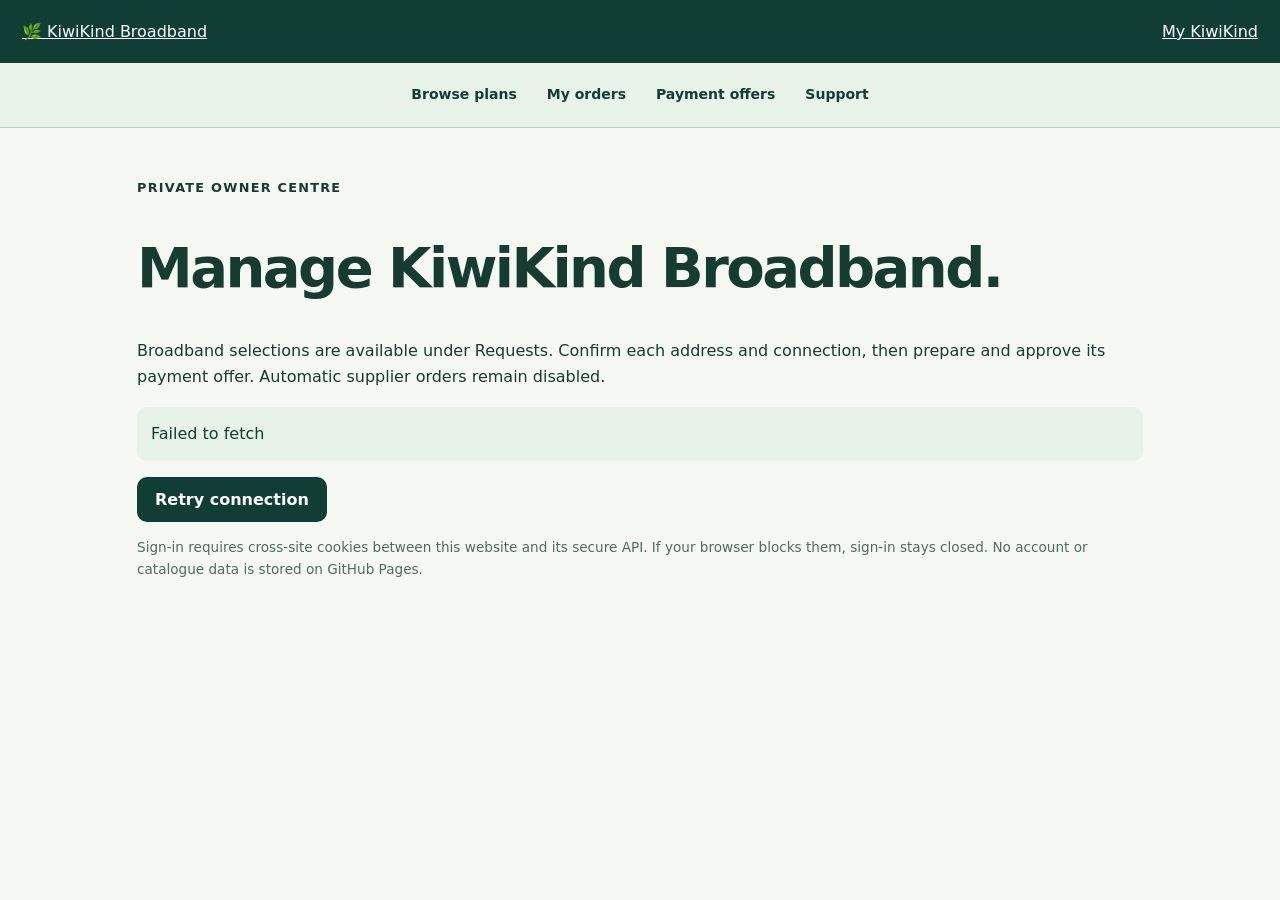
<file: owner.html>
<!doctype html>
<html lang="en-NZ"><head><meta charset="utf-8"><meta name="viewport" content="width=device-width,initial-scale=1">
<meta name="referrer" content="strict-origin-when-cross-origin">
<meta http-equiv="Content-Security-Policy" content="default-src 'self'; script-src 'self' https://accounts.google.com; style-src 'self' 'unsafe-inline' https://accounts.google.com; connect-src https://kiwikind-backend.onrender.com https://accounts.google.com; frame-src https://accounts.google.com; img-src 'self' data: https://accounts.google.com https://*.googleusercontent.com; base-uri 'self'; object-src 'none'; form-action 'self'">
<title>KiwiKind · Private owner centre</title><link rel="stylesheet" href="./owner.css"><script src="./owner-ops.js" defer></script><script src="./owner-scenarios.js" defer></script><script src="./owner-catalogue-releases.js" defer></script><script src="./owner.js" defer></script><link rel="stylesheet" href="./navigation.css"><script src="./navigation.js" defer></script></head>
<body><header><a href="./index.html">🌿 KiwiKind Broadband</a><a href="./account.html#portal">My KiwiKind</a></header>
<main><p class="eyebrow">PRIVATE OWNER CENTRE</p><h1>Manage KiwiKind Broadband.</h1><p>Broadband selections are available under Requests. Confirm each address and connection, then prepare and approve its payment offer. Automatic supplier orders remain disabled.</p>
<p id="notice" role="status" aria-live="polite">Checking secure session…</p><button id="retry" type="button">Retry connection</button>
<section id="signin" hidden><h2>Owner Google sign-in</h2><p>Use the authorised KiwiKind owner Google account, followed by your authenticator. Customer sign-in does not grant access.</p><div id="google"></div></section>
<section id="mfa" hidden><h2>Authenticator verification</h2><p id="setup-info"></p><p id="setup-key"></p><form id="mfa-form"><label>Six-digit authenticator code<input name="code" inputmode="numeric" autocomplete="one-time-code" pattern="[0-9]{6}" maxlength="6" required></label><button>Verify authenticator</button></form></section>
<section id="private" hidden><div class="actions"><button id="refresh" type="button">Refresh evidence</button><button id="logout" type="button">Sign out</button></div>
<section id="operations" hidden aria-label="Private administration"><h2>Manage broadband requests and offers</h2><nav id="ops-nav" class="actions" aria-label="Owner workflows"></nav><div id="ops-content"></div></section>
<section id="one-dollar" aria-label="Private real one-dollar payment verification">
<h2>Verify a real NZ$1 payment</h2>
<p>This is an owner-only, <strong>one-time NZ$1 live Stripe payment</strong> to verify your KiwiKind website. It is not a subscription, broadband order, plan approval or Vetta service activation. Card details are entered only on Stripe.</p>
<p id="one-dollar-status" role="status" aria-live="polite">Checking payment verification availability…</p>
<label class="check"><input id="one-dollar-consent" type="checkbox">I authorise a real one-time NZ$1 payment from my own card, with no recurring billing.</label>
<div class="actions"><button id="one-dollar-pay" type="button" disabled>Pay NZ$1 once securely</button><button id="one-dollar-refresh" type="button">Refresh payment verification</button></div>
<p class="small">A redirect back here does not prove payment. The server confirms Stripe's signed live webhook. After a successful charge you can refund it in your Stripe Dashboard; processing fees may not be returned.</p>
</section>
<details id="owner-advanced-qa"><summary>Advanced owner diagnostics (optional)</summary><p>Private Stripe sandbox exercises are retained for financial verification, not customer checkout.</p><section id="sandbox-exercises" aria-label="Owner-only payment QA"></section></details>
<details id="owner-technical-readiness"><summary>Financial and launch audit evidence</summary><p>Private records reflect completed checks. These records are not an order or a supplier-approval action.</p><button id="stripe-check" type="button">Verify internal Stripe evidence</button><p id="stripe-result" role="status"></p><div id="checks"></div></details>
<section aria-label="Private catalogue releases"><h2>Review plan prices</h2><p>Review the saved catalogue versions used by the website and app. Supplier prices stay private behind owner sign-in and your authenticator.</p><div id="release-list"></div><div id="release-detail"></div></section><h2>Legacy private Vetta quotes</h2><p>Unverified quotes and proposed retail prices stay private. No control here approves or publishes prices.</p><div class="table-scroll"><table><thead><tr><th>Plan</th><th>Network / speed</th><th>Wholesale NZD ex GST</th><th>Proposed retail NZD ex GST</th><th>Status</th></tr></thead><tbody id="catalogue"></tbody></table></div>
<details><summary>Import private draft quotes</summary><p>Use the exact CSV columns below. Maximum 50 rows; this web form accepts up to 12 KB. Missing setup charges remain unknown.</p><p id="columns"></p><form id="import-form"><label>Private CSV file<input name="csv" type="file" accept=".csv,text/csv" required></label><label class="check"><input name="confirm" type="checkbox" required>These are private, unverified drafts only.</label><button>Save private drafts</button></form></details></section>
<p class="small">Sign-in requires cross-site cookies between this website and its secure API. If your browser blocks them, sign-in stays closed. No account or catalogue data is stored on GitHub Pages.</p>
</main></body></html>
</file>
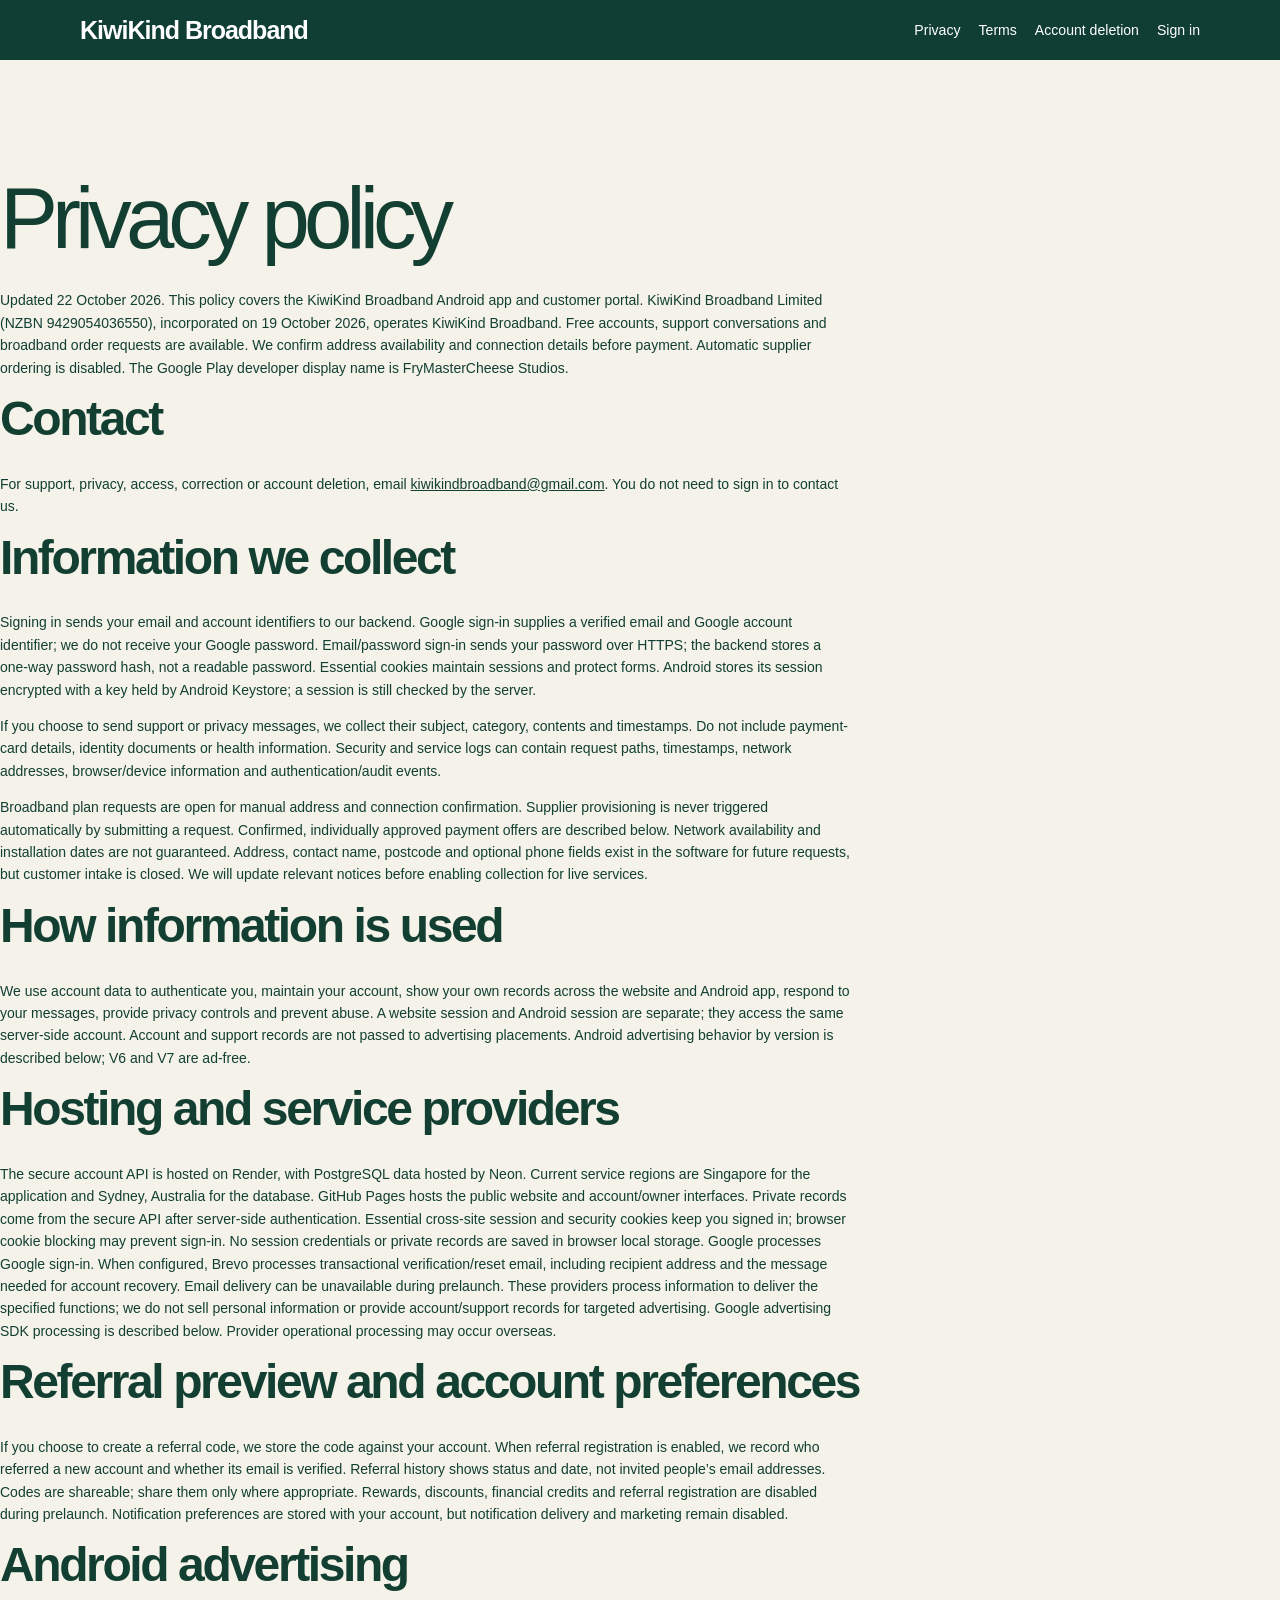
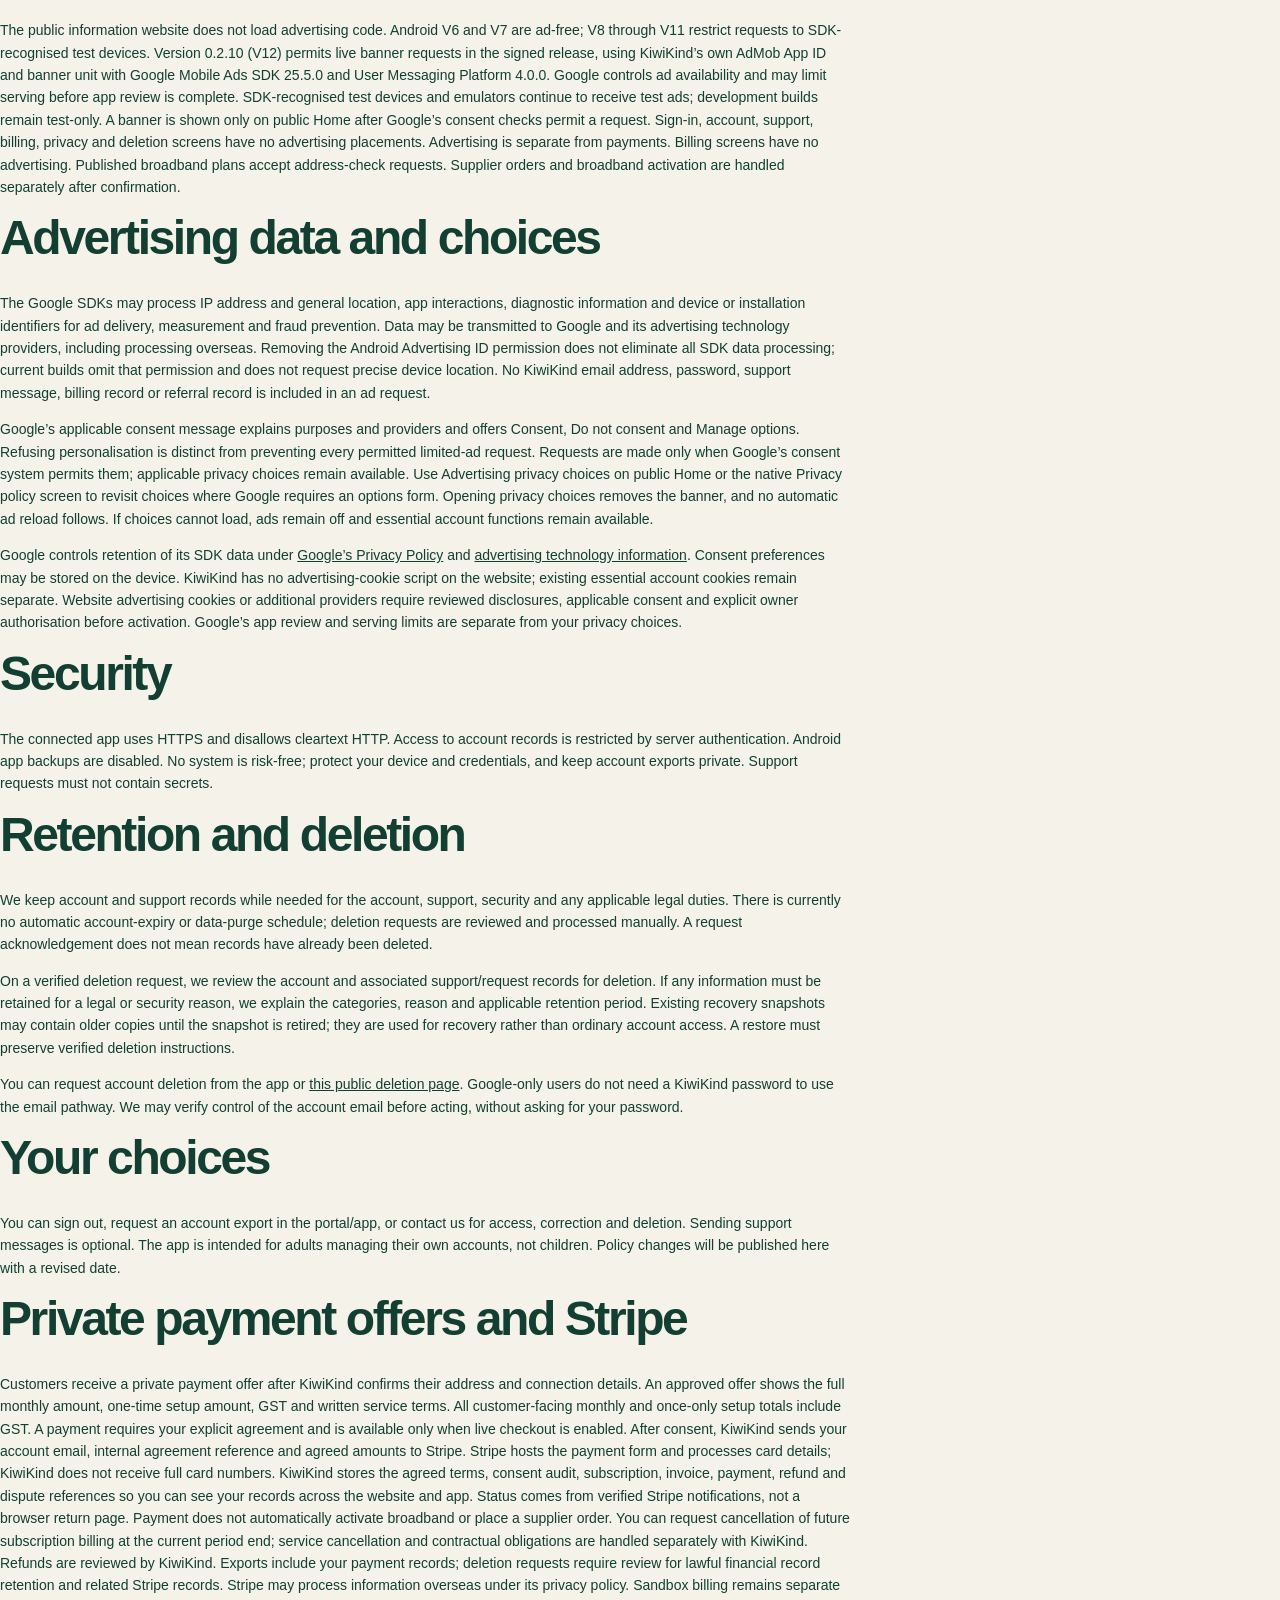
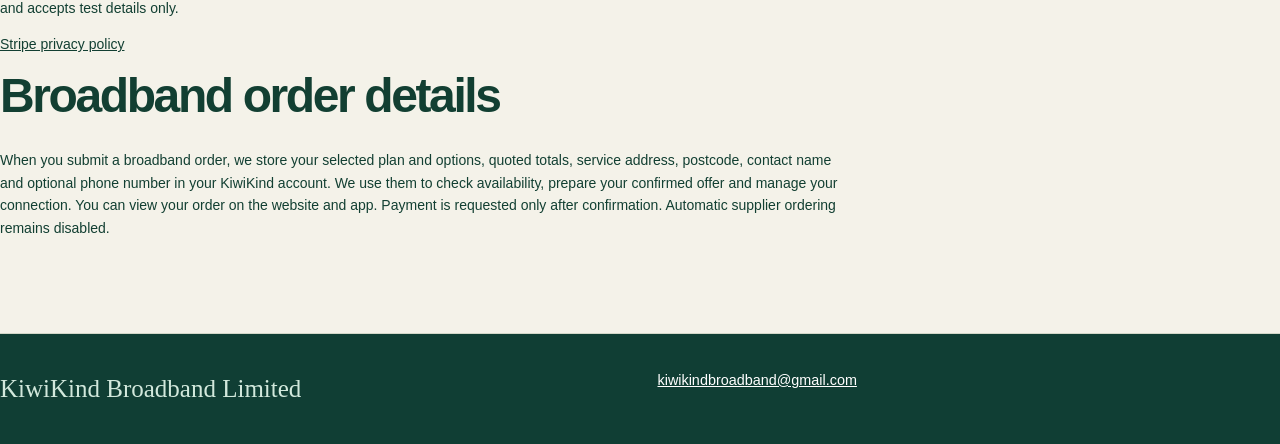
<file: privacy.html>
<!doctype html><html lang="en-NZ"><head><meta charset="utf-8"><meta name="viewport" content="width=device-width,initial-scale=1"><title>Privacy policy | KiwiKind Broadband</title><link rel="stylesheet" href="./policy.css"></head><body><header><a class="brand" href="./index.html">KiwiKind Broadband</a><nav aria-label="Policy navigation"><a href="./privacy.html">Privacy</a><a href="./terms.html">Terms</a><a href="./account-deletion.html">Account deletion</a><a href="./account.html#signin">Sign in</a></nav></header><main class="section legal"><h1>Privacy policy</h1><p>Updated 22 October 2026. This policy covers the KiwiKind Broadband Android app and customer portal. KiwiKind Broadband Limited (NZBN 9429054036550), incorporated on 19 October 2026, operates KiwiKind Broadband. Free accounts, support conversations and broadband order requests are available. We confirm address availability and connection details before payment. Automatic supplier ordering is disabled. The Google Play developer display name is FryMasterCheese Studios.</p>
<h2>Contact</h2><p>For support, privacy, access, correction or account deletion, email <a href="mailto:kiwikindbroadband@gmail.com">kiwikindbroadband@gmail.com</a>. You do not need to sign in to contact us.</p>
<h2>Information we collect</h2><p>Signing in sends your email and account identifiers to our backend. Google sign-in supplies a verified email and Google account identifier; we do not receive your Google password. Email/password sign-in sends your password over HTTPS; the backend stores a one-way password hash, not a readable password. Essential cookies maintain sessions and protect forms. Android stores its session encrypted with a key held by Android Keystore; a session is still checked by the server.</p><p>If you choose to send support or privacy messages, we collect their subject, category, contents and timestamps. Do not include payment-card details, identity documents or health information. Security and service logs can contain request paths, timestamps, network addresses, browser/device information and authentication/audit events.</p><p>Broadband plan requests are open for manual address and connection confirmation. Supplier provisioning is never triggered automatically by submitting a request. Confirmed, individually approved payment offers are described below. Network availability and installation dates are not guaranteed. Address, contact name, postcode and optional phone fields exist in the software for future requests, but customer intake is closed. We will update relevant notices before enabling collection for live services.</p>
<h2>How information is used</h2><p>We use account data to authenticate you, maintain your account, show your own records across the website and Android app, respond to your messages, provide privacy controls and prevent abuse. A website session and Android session are separate; they access the same server-side account. Account and support records are not passed to advertising placements. Android advertising behavior by version is described below; V6 and V7 are ad-free.</p>
<h2>Hosting and service providers</h2><p>The secure account API is hosted on Render, with PostgreSQL data hosted by Neon. Current service regions are Singapore for the application and Sydney, Australia for the database. GitHub Pages hosts the public website and account/owner interfaces. Private records come from the secure API after server-side authentication. Essential cross-site session and security cookies keep you signed in; browser cookie blocking may prevent sign-in. No session credentials or private records are saved in browser local storage. Google processes Google sign-in. When configured, Brevo processes transactional verification/reset email, including recipient address and the message needed for account recovery. Email delivery can be unavailable during prelaunch. These providers process information to deliver the specified functions; we do not sell personal information or provide account/support records for targeted advertising. Google advertising SDK processing is described below. Provider operational processing may occur overseas.</p>
<h2>Referral preview and account preferences</h2><p>If you choose to create a referral code, we store the code against your account. When referral registration is enabled, we record who referred a new account and whether its email is verified. Referral history shows status and date, not invited people’s email addresses. Codes are shareable; share them only where appropriate. Rewards, discounts, financial credits and referral registration are disabled during prelaunch. Notification preferences are stored with your account, but notification delivery and marketing remain disabled.</p><h2>Android advertising</h2><p>The public information website does not load advertising code. Android V6 and V7 are ad-free; V8 through V11 restrict requests to SDK-recognised test devices. Version 0.2.10 (V12) permits live banner requests in the signed release, using KiwiKind’s own AdMob App ID and banner unit with Google Mobile Ads SDK 25.5.0 and User Messaging Platform 4.0.0. Google controls ad availability and may limit serving before app review is complete. SDK-recognised test devices and emulators continue to receive test ads; development builds remain test-only. A banner is shown only on public Home after Google’s consent checks permit a request. Sign-in, account, support, billing, privacy and deletion screens have no advertising placements. Advertising is separate from payments. Billing screens have no advertising. Published broadband plans accept address-check requests. Supplier orders and broadband activation are handled separately after confirmation.</p><h2>Advertising data and choices</h2><p>The Google SDKs may process IP address and general location, app interactions, diagnostic information and device or installation identifiers for ad delivery, measurement and fraud prevention. Data may be transmitted to Google and its advertising technology providers, including processing overseas. Removing the Android Advertising ID permission does not eliminate all SDK data processing; current builds omit that permission and does not request precise device location. No KiwiKind email address, password, support message, billing record or referral record is included in an ad request.</p><p>Google’s applicable consent message explains purposes and providers and offers Consent, Do not consent and Manage options. Refusing personalisation is distinct from preventing every permitted limited-ad request. Requests are made only when Google’s consent system permits them; applicable privacy choices remain available. Use Advertising privacy choices on public Home or the native Privacy policy screen to revisit choices where Google requires an options form. Opening privacy choices removes the banner, and no automatic ad reload follows. If choices cannot load, ads remain off and essential account functions remain available.</p><p>Google controls retention of its SDK data under <a href="https://policies.google.com/privacy">Google’s Privacy Policy</a> and <a href="https://policies.google.com/technologies/ads">advertising technology information</a>. Consent preferences may be stored on the device. KiwiKind has no advertising-cookie script on the website; existing essential account cookies remain separate. Website advertising cookies or additional providers require reviewed disclosures, applicable consent and explicit owner authorisation before activation. Google’s app review and serving limits are separate from your privacy choices.</p><h2>Security</h2><p>The connected app uses HTTPS and disallows cleartext HTTP. Access to account records is restricted by server authentication. Android app backups are disabled. No system is risk-free; protect your device and credentials, and keep account exports private. Support requests must not contain secrets.</p>
<h2>Retention and deletion</h2><p>We keep account and support records while needed for the account, support, security and any applicable legal duties. There is currently no automatic account-expiry or data-purge schedule; deletion requests are reviewed and processed manually. A request acknowledgement does not mean records have already been deleted.</p><p>On a verified deletion request, we review the account and associated support/request records for deletion. If any information must be retained for a legal or security reason, we explain the categories, reason and applicable retention period. Existing recovery snapshots may contain older copies until the snapshot is retired; they are used for recovery rather than ordinary account access. A restore must preserve verified deletion instructions.</p><p>You can request account deletion from the app or <a href="./account-deletion.html">this public deletion page</a>. Google-only users do not need a KiwiKind password to use the email pathway. We may verify control of the account email before acting, without asking for your password.</p>
<h2>Your choices</h2><p>You can sign out, request an account export in the portal/app, or contact us for access, correction and deletion. Sending support messages is optional. The app is intended for adults managing their own accounts, not children. Policy changes will be published here with a revised date.</p><h2>Private payment offers and Stripe</h2><p>Customers receive a private payment offer after KiwiKind confirms their address and connection details. An approved offer shows the full monthly amount, one-time setup amount, GST and written service terms. All customer-facing monthly and once-only setup totals include GST. A payment requires your explicit agreement and is available only when live checkout is enabled. After consent, KiwiKind sends your account email, internal agreement reference and agreed amounts to Stripe. Stripe hosts the payment form and processes card details; KiwiKind does not receive full card numbers. KiwiKind stores the agreed terms, consent audit, subscription, invoice, payment, refund and dispute references so you can see your records across the website and app. Status comes from verified Stripe notifications, not a browser return page. Payment does not automatically activate broadband or place a supplier order. You can request cancellation of future subscription billing at the current period end; service cancellation and contractual obligations are handled separately with KiwiKind. Refunds are reviewed by KiwiKind. Exports include your payment records; deletion requests require review for lawful financial record retention and related Stripe records. Stripe may process information overseas under its privacy policy. Sandbox billing remains separate and accepts test details only.</p><p><a href="https://stripe.com/privacy">Stripe privacy policy</a></p><h2>Broadband order details</h2><p>When you submit a broadband order, we store your selected plan and options, quoted totals, service address, postcode, contact name and optional phone number in your KiwiKind account. We use them to check availability, prepare your confirmed offer and manage your connection. You can view your order on the website and app. Payment is requested only after confirmation. Automatic supplier ordering remains disabled.</p></main><footer><p>KiwiKind Broadband Limited</p><a href="mailto:kiwikindbroadband@gmail.com">kiwikindbroadband@gmail.com</a></footer></body></html>
</file>
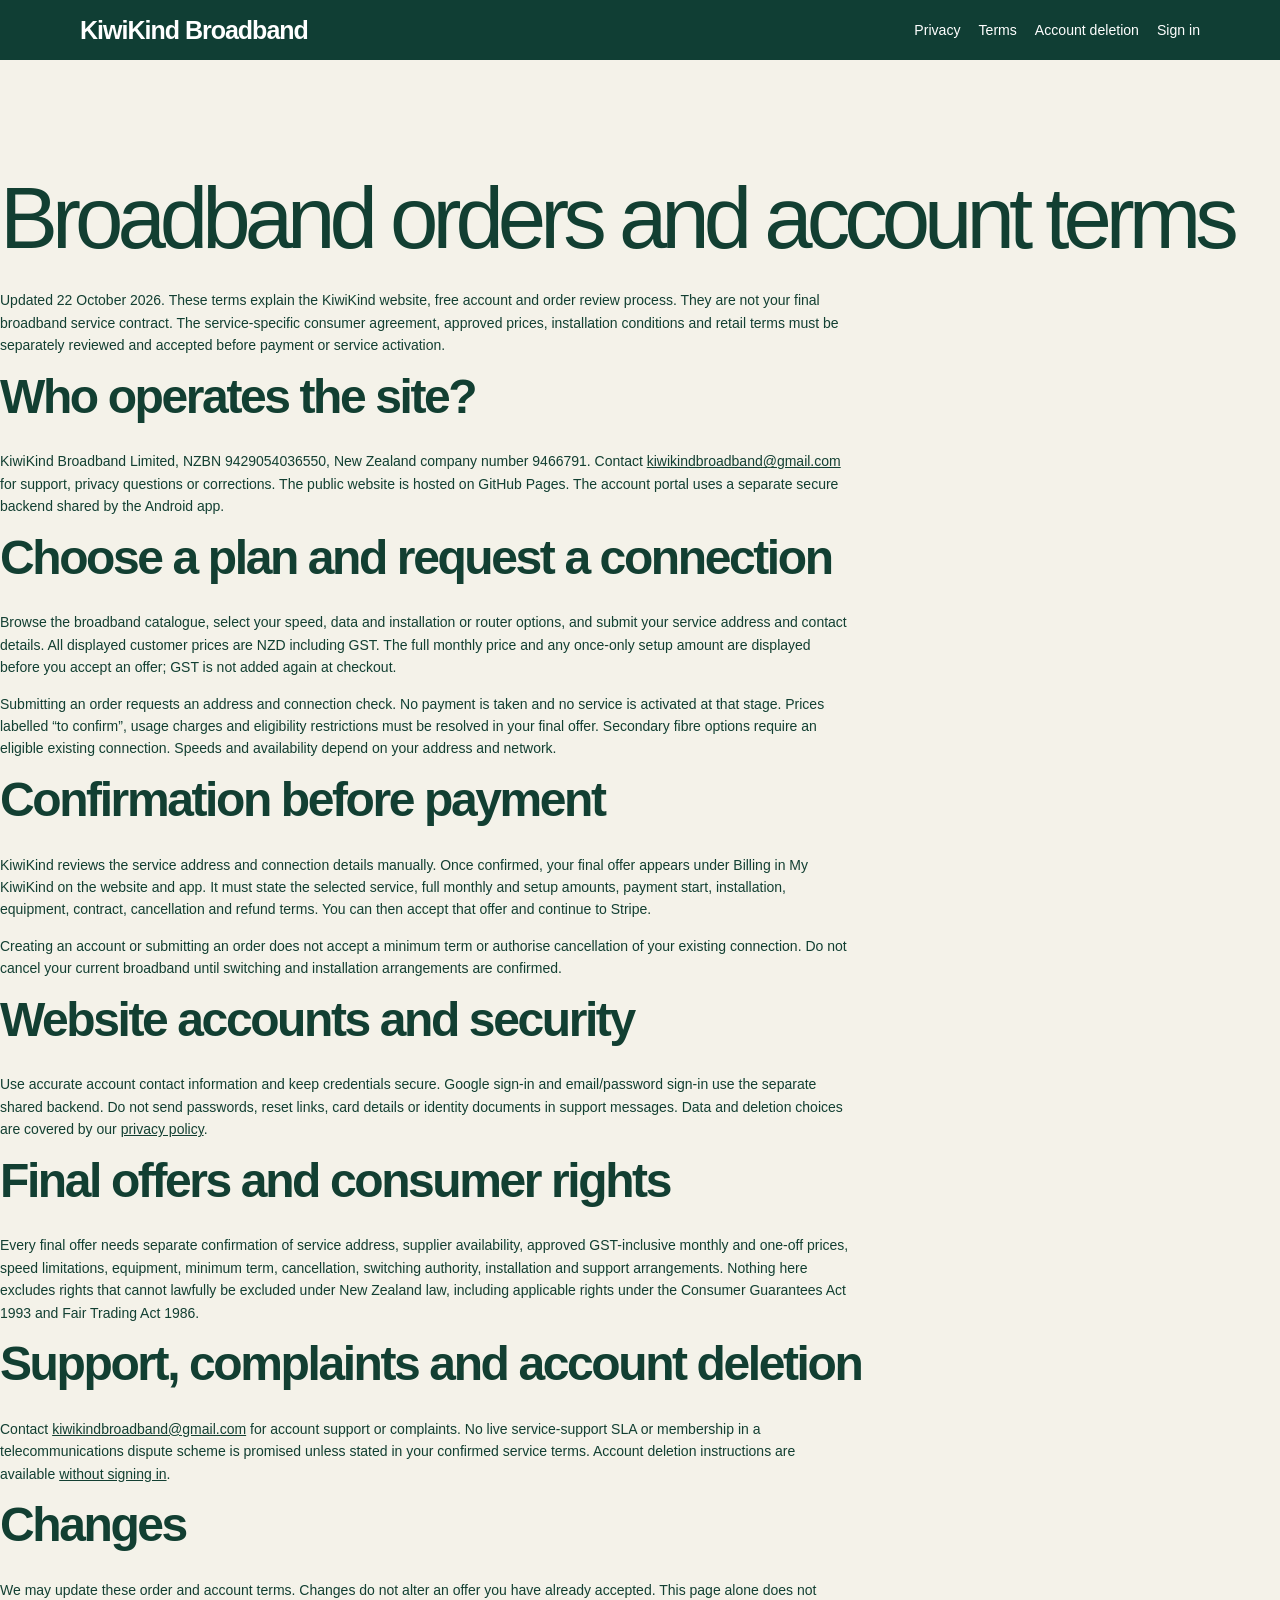
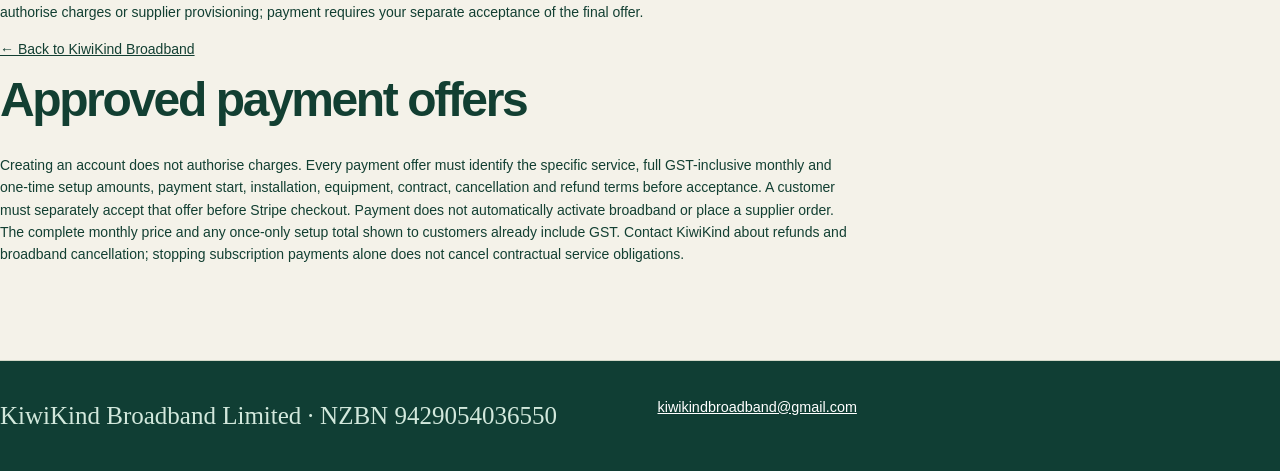
<file: terms.html>
<!doctype html>
<html lang="en-NZ"><head><meta charset="utf-8"><meta name="viewport" content="width=device-width,initial-scale=1">
<meta name="description" content="KiwiKind Broadband Limited website, broadband order and account information. Payment follows address and connection confirmation.">
<title>Order and account terms | KiwiKind Broadband</title><link rel="stylesheet" href="./policy.css"></head>
<body><a class="skip" href="#main">Skip to terms</a>
<header><a class="brand" href="./index.html">KiwiKind Broadband</a><nav aria-label="Policy navigation">
<a href="./privacy.html">Privacy</a><a href="./terms.html" aria-current="page">Terms</a>
<a href="./account-deletion.html">Account deletion</a><a href="./account.html#signin">Sign in</a>
</nav></header><main class="section legal" id="main">
<h1>Broadband orders and account terms</h1>
<p>Updated 22 October 2026. These terms explain the KiwiKind website, free account and order review process. They are not your final broadband service contract.
The service-specific consumer agreement, approved prices, installation conditions and
retail terms must be separately reviewed and accepted before payment or service activation.</p>
<h2>Who operates the site?</h2>
<p>KiwiKind Broadband Limited, NZBN 9429054036550, New Zealand company number
9466791. Contact <a href="mailto:kiwikindbroadband@gmail.com">kiwikindbroadband@gmail.com</a>
for support, privacy questions or corrections. The public website is hosted on
GitHub Pages. The account portal uses a separate secure backend shared by the Android app.</p>
<h2>Choose a plan and request a connection</h2>
<p>Browse the broadband catalogue, select your speed, data and installation or router options, and submit your service address and contact details. All displayed customer prices are NZD including GST. The full monthly price and any once-only setup amount are displayed before you accept an offer; GST is not added again at checkout.</p>
<p>Submitting an order requests an address and connection check. No payment is taken and no service is activated at that stage. Prices labelled “to confirm”, usage charges and eligibility restrictions must be resolved in your final offer. Secondary fibre options require an eligible existing connection. Speeds and availability depend on your address and network.</p>
<h2>Confirmation before payment</h2>
<p>KiwiKind reviews the service address and connection details manually. Once confirmed, your final offer appears under Billing in My KiwiKind on the website and app. It must state the selected service, full monthly and setup amounts, payment start, installation, equipment, contract, cancellation and refund terms. You can then accept that offer and continue to Stripe.</p>
<p>Creating an account or submitting an order does not accept a minimum term or authorise cancellation of your existing connection. Do not cancel your current broadband until switching and installation arrangements are confirmed.</p>
<h2>Website accounts and security</h2>
<p>Use accurate account contact information and keep credentials secure.
Google sign-in and email/password sign-in use the separate shared backend.
Do not send passwords, reset links, card details or identity documents in
support messages. Data and deletion choices are covered by our
<a href="./privacy.html">privacy policy</a>.</p>
<h2>Final offers and consumer rights</h2>
<p>Every final offer needs separate confirmation of service address, supplier
availability, approved GST-inclusive monthly and one-off prices, speed
limitations, equipment, minimum term, cancellation, switching authority,
installation and support arrangements. Nothing here excludes rights that
cannot lawfully be excluded under New Zealand law, including applicable
rights under the Consumer Guarantees Act 1993 and Fair Trading Act 1986.</p>
<h2>Support, complaints and account deletion</h2>
<p>Contact <a href="mailto:kiwikindbroadband@gmail.com">kiwikindbroadband@gmail.com</a>
for account support or complaints. No live service-support SLA or membership
in a telecommunications dispute scheme is promised unless stated in your confirmed service terms.
Account deletion instructions are available
<a href="./account-deletion.html">without signing in</a>.</p>
<h2>Changes</h2><p>We may update these order and account terms. Changes do not alter an offer you have already accepted. This page alone does not authorise charges or supplier provisioning; payment requires your separate acceptance of the final offer.</p><p><a href="./index.html">← Back to KiwiKind Broadband</a></p>
<h2>Approved payment offers</h2><p>Creating an account does not authorise charges. Every payment offer must identify the specific service, full GST-inclusive monthly and one-time setup amounts, payment start, installation, equipment, contract, cancellation and refund terms before acceptance. A customer must separately accept that offer before Stripe checkout. Payment does not automatically activate broadband or place a supplier order. The complete monthly price and any once-only setup total shown to customers already include GST. Contact KiwiKind about refunds and broadband cancellation; stopping subscription payments alone does not cancel contractual service obligations.</p></main><footer><p>KiwiKind Broadband Limited · NZBN 9429054036550</p>
<a href="mailto:kiwikindbroadband@gmail.com">kiwikindbroadband@gmail.com</a></footer>
</body></html>
</file>
<file: navigation.css>
/* Shared mobile-first navigation that stays on the existing GitHub Pages site. */
.kk-shortcuts{display:flex;gap:6px;justify-content:center;align-items:center;flex-wrap:wrap;padding:10px 15px;background:#e8f3ea;border-bottom:1px solid #b5d2bd;color:#103e34}
.kk-shortcuts a{display:inline-flex;align-items:center;min-height:44px;padding:9px 12px;border-radius:10px;font:700 14px/1.25 system-ui,Arial,sans-serif;text-decoration:none;color:#103e34}
.kk-shortcuts a[aria-current=page]{color:#fff;background:#103e34}.kk-shortcuts a:hover{background:#c6e5cf}.kk-shortcuts a[aria-current=page]:hover{background:#245747}
.kk-shortcuts a:focus-visible,.kk-plan-filter input:focus-visible,.kk-track-order:focus-visible{outline:3px solid #c77c2a;outline-offset:3px}
.kk-steps{display:grid;grid-template-columns:repeat(4,minmax(0,1fr));gap:9px;list-style:none;padding:0;margin:24px 0}
.kk-steps li{padding:13px;border-radius:11px;border:1px solid #bad3c2;background:#eef7ef;color:#103e34;font:14px/1.5 system-ui,Arial,sans-serif}
.kk-steps li:first-child{background:#103e34;color:#fff}
.kk-steps strong,.kk-steps span{display:block}.kk-steps span{font-size:12px;margin-top:5px}
.kk-plan-filter{max-width:700px;margin:18px 0 25px;color:#103e34}
.kk-plan-filter label{display:block;margin-bottom:8px;font-weight:750}
.kk-plan-filter input{width:100%;min-height:48px;font:16px system-ui,Arial,sans-serif;padding:13px 15px;border-radius:9px;border:1px solid #6c9980;background:#fff;color:#103e34}
.kk-plan-filter p{font:13px/1.5 system-ui,Arial,sans-serif}.kk-plan-filter #kk-empty{padding:15px;border-radius:10px;background:#fff0db;color:#58340e}
.kk-config-guide,.kk-owner-guide{padding:17px 20px;border-radius:10px;border-left:4px solid #197050;background:#e9f3eb;color:#174334;line-height:1.65;margin:20px 0}
.kk-track-order:not([hidden]){display:inline-block;background:#103e34;color:white;padding:13px 17px;border-radius:10px;text-decoration:none;font-weight:750;margin:15px 0}
@media(max-width:850px){.kk-steps{grid-template-columns:repeat(2,minmax(0,1fr))}.kk-steps li{padding:10px}}
@media(max-width:600px){.kk-shortcuts{gap:2px;justify-content:space-between;padding:8px 8px}.kk-shortcuts a{min-height:44px;padding:8px 5px;font-size:11px}.kk-steps{gap:7px}.kk-steps span{font-size:11px}}
/* Make long screenshot-derived plan choices usable on small phones. */
body:has(#catalogue) .card{min-height:0}
body:has(#catalogue) .grid{gap:17px}
body:has(#catalogue) .card h2{min-height:0;font-size:clamp(20px,2.5vw,27px)}
body:has(#catalogue) .card .price{font-size:clamp(29px,3.5vw,38px)}
body:has(#catalogue) .card .desc{font-size:15px;line-height:1.55}
body:has(#catalogue) .card .cta{margin-top:14px}
body:has(#catalogue) .summary{background:#103e34;color:#fff;border-radius:13px}
body:has(#catalogue) .summary button{background:#d1ebd5;color:#103e34;border-radius:10px;cursor:pointer}
@media(max-width:600px){body:has(#catalogue) header{padding:14px 16px}body:has(#catalogue) header nav{display:flex;gap:10px;flex-wrap:wrap}body:has(#catalogue) main{padding:0 16px}body:has(#catalogue) .card{padding:21px}body:has(#catalogue) .config-layout{gap:19px}body:has(#catalogue) .order-form{padding:19px}}
@media(prefers-reduced-motion:reduce){html{scroll-behavior:auto}}
</file>
<file: policy.css>
:root{--ink:#123f32;--paper:#f4f2e9;--green:#dce9b5;--orange:#e98c54;--line:#d2d7c8}*{box-sizing:border-box}html{scroll-behavior:smooth;scroll-padding-top:35px}body{margin:0;background:var(--paper);color:var(--ink);font-family:Arial,Helvetica,sans-serif;line-height:1.6}a{color:inherit}button,input,textarea,select{font:inherit}button,a,summary{touch-action:manipulation}button{cursor:pointer}button:disabled{opacity:.45;cursor:not-allowed}a:focus-visible,button:focus-visible,summary:focus-visible{outline:3px solid #b45c26;outline-offset:5px}.skip{position:absolute;top:-100px}.skip:focus{top:0;background:white;z-index:3}header{max-width:1440px;margin:auto;padding:30px 6%;display:flex;justify-content:space-between;align-items:center}.brand{display:flex;align-items:center;gap:10px;font-weight:750;font-size:25px;line-height:1.05;text-decoration:none;letter-spacing:-1px}.brand small{display:block;font-size:9px;letter-spacing:3.2px;margin-top:8px}.brandmark{width:48px;height:48px;border-radius:50%;background:var(--ink);color:var(--paper);font-size:43px;line-height:45px;text-align:center;font-family:Georgia,serif;font-weight:400}nav{display:flex;gap:32px;align-items:center;font-size:13px}nav a{text-decoration:none}.navbutton{border:1px solid var(--ink);padding:10px 21px;border-radius:25px}.hero{max-width:1440px;margin:20px auto 48px;padding:0 6%;display:grid;grid-template-columns:1.05fr 1fr;gap:5%;align-items:center}.eyebrow{font-size:10px;font-weight:700;letter-spacing:2px}.dot{display:inline-block;width:7px;height:7px;background:var(--orange);border-radius:50%;margin-right:7px}h1{font-size:clamp(56px,6.8vw,104px);font-weight:500;line-height:.99;letter-spacing:-6px;margin:35px 0 28px}h1 .orange{color:var(--orange);font-family:Georgia,serif;vertical-align:top;font-size:.75em}.intro{font-size:16px;line-height:1.7;margin-bottom:30px}.button{background:var(--ink);color:var(--paper);border:0;display:inline-flex;align-items:center;justify-content:space-between;gap:40px;border-radius:30px;padding:14px 24px;font-size:13px;text-decoration:none}.note{font-size:10px;margin:18px 0}.hero-art{position:relative;min-height:510px;border-radius:220px 220px 16px 16px;background:var(--green);overflow:hidden}.sun{position:absolute;top:65px;left:50%;width:102px;height:102px;border-radius:50%;background:var(--orange);transform:translateX(-50%)}.ring{position:absolute;left:50%;top:52%;border:1px solid #54785970;border-radius:50%;transform:translate(-50%,-50%)}.r1{width:170px;height:170px}.r2{width:280px;height:280px}.r3{width:390px;height:390px}.hill{position:absolute;border-radius:50% 50% 0 0;bottom:-170px;width:145%;height:430px}.h1{background:#60815e;left:-60%;transform:rotate(25deg)}.h2{background:#214e3b;right:-62%;bottom:-210px;transform:rotate(-30deg)}.art-caption{position:absolute;bottom:36px;left:32px;color:#fff}.art-caption span{display:block;font-size:9px;letter-spacing:2px}.art-caption strong{font-family:Georgia,serif;font-weight:400;font-size:30px}.art-star{position:absolute;right:30px;bottom:26px;font-size:55px;color:var(--green)}.launch-strip{padding:23px 6%;background:#e4e8da;display:flex;gap:30px;align-items:center;font-size:12px}.launch-strip strong{font-size:14px;white-space:nowrap}.launch-strip p{margin:0;max-width:650px}.pill{font-size:9px;letter-spacing:1.4px;border:1px solid #849b80;border-radius:18px;padding:5px 10px;white-space:nowrap}.section{max-width:1440px;margin:auto;padding:90px 6%;border-bottom:1px solid var(--line)}h2{font-family:Georgia,'Times New Roman',serif;font-weight:400;font-size:45px;line-height:1.08;letter-spacing:-1.8px;margin:18px 0 25px}h3{font-size:20px;font-weight:500;line-height:1.3}.section-heading{display:flex;justify-content:space-between;gap:30px}.section-heading h2{width:50%;margin-top:0}.steps{display:grid;grid-template-columns:repeat(3,1fr);gap:42px;margin-top:35px}.steps article{border-top:1px solid #8eaa88;padding-top:20px}.steps span{font-size:10px;letter-spacing:1.3px}.steps p{font-size:14px;color:#426353}.portal{background:#e8ecdf}.portal-heading{display:flex;align-items:center;justify-content:space-between;gap:30px}.status{font-size:12px;max-width:360px;border-left:2px solid var(--orange);padding-left:15px}.notice:empty{display:none}.notice{border:1px solid #81987c;background:#f4f2e9;padding:15px;margin:15px 0;font-size:14px}.notice.error{border-color:#ac4a27;color:#84351b}#auth-area{display:grid;grid-template-columns:1fr 1fr;gap:80px;margin-top:30px}.auth-intro{max-width:330px;font-size:15px;padding-top:20px}.form-card{background:var(--paper);border:1px solid #d4d9ca;padding:30px;border-radius:10px}.form-card h3{margin-top:0}label{font-size:12px;display:block;margin:17px 0}input:not([type=checkbox]),textarea,select{display:block;width:100%;margin-top:7px;border:1px solid #a2b19a;background:#fafbf5;padding:11px 12px;border-radius:5px;color:var(--ink);font-size:15px}input:focus,textarea:focus,select:focus{outline:2px solid #558766;outline-offset:2px}textarea{min-height:110px;resize:vertical}.check{display:flex;align-items:flex-start;gap:8px}.check input{margin-top:5px}.check a{display:contents}.form-links{display:flex;justify-content:space-between;margin-top:18px}.textbutton{border:0;background:transparent;text-decoration:underline;color:var(--ink);font-size:12px;padding:3px}.dashboard-grid{display:grid;grid-template-columns:1fr 1fr;gap:22px}.account-line{display:flex;justify-content:space-between;align-items:center}.record{border-top:1px solid var(--line);padding:16px 0;font-size:13px;overflow-wrap:anywhere}.record p{white-space:pre-wrap}.record small{display:block;color:#52735a}.faq{display:grid;grid-template-columns:1fr 1.1fr;gap:70px}details{border-bottom:1px solid #bbc7b3;padding:18px 0}summary{cursor:pointer;font-size:15px;font-weight:500}details p{font-size:14px}.legal{padding-top:60px;padding-bottom:60px}.legal h2{font-size:35px}.legal p{max-width:850px;font-size:14px}.hidden{display:none!important}footer{padding:50px 6%;background:var(--ink);color:var(--paper);display:grid;grid-template-columns:1fr 1fr;gap:35px}footer .brandmark{background:var(--green);color:var(--ink)}footer p{font-family:Georgia,serif;font-size:25px;margin:0}footer div{display:flex;gap:30px;font-size:12px}footer>small{font-size:10px;opacity:.75}@media(min-width:1600px){.launch-strip{justify-content:center}}@media(max-width:800px){header{padding:24px 6%}nav{gap:12px}nav>a:not(.navbutton){display:none}.brand{font-size:20px}.hero{grid-template-columns:1fr;gap:30px}.hero-art{min-height:380px;max-width:500px;width:100%;justify-self:center}h1{letter-spacing:-3px;font-size:70px}.hero-copy{padding:15px 0}.launch-strip{flex-wrap:wrap;gap:12px}.launch-strip p{order:3}.section{padding:55px 6%}.section-heading,.portal-heading{display:block}.section-heading h2{width:100%}.steps{grid-template-columns:1fr;gap:25px}.steps article{padding-top:12px}#auth-area,.dashboard-grid,.faq{grid-template-columns:1fr;gap:25px}h2{font-size:39px}.form-card{padding:23px}footer{grid-template-columns:1fr;gap:22px}}

/* Match the requested compact black Google sign-in button. The official Google
   Identity Services control remains the clickable surface. */
.google-button-shell{position:relative;width:280px;max-width:100%;height:48px;margin:18px 0 10px;border-radius:28px;background:#191919;overflow:hidden;isolation:isolate}
.google-button-face{position:absolute;inset:0;display:flex;align-items:center;justify-content:center;gap:19px;color:#fff;font:600 15px/1.2 Arial,Helvetica,sans-serif;pointer-events:none;z-index:2}
.google-g{display:inline-block;font:bold 26px/1 Arial,sans-serif;background:conic-gradient(#4285f4 0 25%,#34a853 25% 50%,#fbbc05 50% 72%,#ea4335 72% 100%);background-clip:text;-webkit-background-clip:text;color:transparent}
#google-signin{position:absolute;inset:0;width:280px;max-width:100%;height:48px;z-index:3;opacity:.01;overflow:hidden}
#google-signin>div,#google-signin iframe{width:280px!important;max-width:100%!important;height:48px!important;max-height:48px!important;display:block!important;border:0!important}
.google-button-shell:focus-within{outline:3px solid #b45c26;outline-offset:3px}

/* Match the email/password sign-in button to the Google button. */
#auth-submit{background:#191919;color:#fff;border:1px solid #191919;border-radius:999px;min-height:48px;padding:10px 26px;font-weight:600}
#auth-submit:hover:not(:disabled),#auth-submit:focus-visible{background:#303030;color:#fff;border-color:#303030}
#auth-submit:disabled{background:#191919;color:#fff;opacity:.55;cursor:not-allowed}

/* Clear signed-in account identity, distinct from login buttons. */
.account-line{display:flex;flex-wrap:wrap;align-items:center;justify-content:space-between;gap:12px;margin:20px 0}
#account-email{display:inline-flex;align-items:center;max-width:100%;overflow-wrap:anywhere;margin:0;padding:12px 18px;border-radius:999px;background:#191919;color:#fff;font-weight:600;line-height:1.4}
#account-email::before{content:'✓ Signed in  ·  ';white-space:pre;color:#bce7c5;font-weight:700}
.account-line #logout{padding:10px 14px}

/* Mobile viewport: prevent desktop-sized headings and horizontal scrolling. */
html,body{max-width:100%;overflow-x:clip}
.hero,.hero-copy,.section,.portal,.form-card,.dashboard-grid,.account-line{min-width:0}
h1,h2,h3,.eyebrow,.intro,.status,.account-line{overflow-wrap:anywhere}
@media(max-width:600px){
 header{gap:10px;padding:16px 5%}.brand{min-width:0;font-size:clamp(16px,4.5vw,20px)}.brand small{letter-spacing:2px}.brandmark{flex:none;width:40px;height:40px;font-size:35px;line-height:39px}
 nav{flex:none}.navbutton{padding:9px 12px;font-size:12px;white-space:nowrap}
 .hero{padding:0 5%;margin:10px auto 28px;gap:18px}.hero-copy{padding:10px 0}
 h1{font-size:clamp(39px,11.2vw,62px);letter-spacing:-.045em;line-height:1.06;margin:20px 0 18px}
 h2{font-size:clamp(30px,8.5vw,39px);letter-spacing:-.035em}
 .eyebrow{font-size:9px;letter-spacing:1.1px;line-height:1.6}
 .intro{font-size:15px;line-height:1.65}.intro br{display:none}
 .hero-art{min-height:290px}.button{max-width:100%;gap:18px}
 .section{padding:40px 5%}.form-card{padding:18px}.account-line{flex-wrap:wrap;gap:12px}
 .form-links{flex-wrap:wrap;gap:10px}.dashboard-grid>*{min-width:0}
 footer{padding:35px 5%}
}

/* Account controls sit directly below the site header on mobile and desktop. */
.top-account{max-width:720px;margin:0 auto 28px;padding:0 5%;scroll-margin-top:12px}
.top-account:has(#auth-area.hidden){display:none}
.top-account .auth-intro{margin-bottom:16px}
.top-account .form-card{width:100%;max-width:100%}
@media(max-width:600px){.top-account{padding:0 16px;margin-bottom:20px}.top-account .form-card{padding:22px 18px}}

/* Dedicated account-creation screen reached from the top Sign up link. */
.signup-view .hero,.signup-view .launch-strip,.signup-view #journey,.signup-view #portal,.signup-view #questions,.signup-view #privacy,.signup-view #terms,.signup-view footer{display:none}
.signup-view .top-account{max-width:600px;margin:24px auto 50px}
.signup-view .top-account .auth-intro{display:none}
#back-to-login:not(.hidden){display:inline-block;margin:12px 0 18px}
.signup-view #auth-title{margin-top:8px}

/* Keep account form closed on the landing page; open only via header links. */
.top-account{display:none}
body.account-open .top-account{display:block}
body.account-open .hero,body.account-open .launch-strip,body.account-open #journey,body.account-open #portal,body.account-open #questions,body.account-open #privacy,body.account-open #terms,body.account-open footer{display:none}

/* Reconciled signed-in account visibility from Render branch. */
#account-email{background:#191919;color:#fff;border-radius:24px;padding:12px 18px;font-weight:700;overflow-wrap:anywhere}
#account-email:before{content:'✓ Signed in · ';color:#b8edc3}
@media(max-width:600px){.account-line{flex-direction:column;align-items:stretch;gap:8px}.account-line #logout{align-self:flex-start}}

/* Compact account identity at the top of the site. */
.signed-in-bar{max-width:1440px;margin:0 auto;padding:9px 6%;display:flex;align-items:center;gap:12px;flex-wrap:wrap;font-size:12px;background:#e8ecdf;border-top:1px solid var(--line);border-bottom:1px solid var(--line)}
.signed-in-label{color:#20583d;font-weight:700;white-space:nowrap}
.signed-in-email{min-width:0;overflow-wrap:anywhere;font-weight:600;flex:1 1 160px}
.signed-in-logout{background:transparent;border:1px solid #81987c;border-radius:20px;color:var(--ink);padding:5px 12px;font-size:12px;white-space:nowrap}
.signed-in-logout:hover{background:#dce9b5}

/* Account controls live in the compact header bar; avoid repeating the oversized dashboard identity. */
#dashboard>.account-line{display:none!important}
.signed-in-bar{position:relative;max-width:none;padding:7px clamp(16px,5vw,72px);gap:7px 12px;align-items:center;font-size:12px}
.signed-in-email{flex:1 1 180px;line-height:1.3}
.signed-in-logout{padding:5px 10px;font-size:12px}
@media(max-width:600px){.signed-in-bar{padding:8px 14px;gap:5px 8px}.signed-in-label{font-size:11px}.signed-in-email{flex:1 1 calc(100% - 95px);font-size:11px}.signed-in-logout{margin-top:2px}}

.portal-feedback{max-width:900px;margin:0 auto;padding:0 5%;overflow-wrap:anywhere}
@media(max-width:380px){header{flex-wrap:wrap}header nav{width:100%;justify-content:flex-end;gap:8px}}

/* Keep long customer messages and account controls within narrow screens. */
.record{overflow-wrap:anywhere;min-width:0}
button,input,textarea,select{max-width:100%}
button:focus-visible,a:focus-visible{outline:3px solid #20583d;outline-offset:3px}
@media(max-width:600px){.signed-in-logout,.textbutton{min-height:44px}}

/* Keep informational navigation available on phones. */
@media(max-width:800px){header{flex-wrap:wrap;gap:12px}header nav{flex-wrap:wrap;gap:12px;width:100%}nav>a:not(.navbutton){display:inline-block}nav>a{min-height:44px;display:inline-flex;align-items:center}}

/* Approved public website design, revision dda5601. Account hooks remain intact. */

:root{font-family:system-ui,-apple-system,Segoe UI,sans-serif;color:#163b31;background:#f6f8f3}*{box-sizing:border-box}html{scroll-behavior:smooth}body{margin:0}a{color:inherit}header{background:#103e34;color:white;padding:17px max(20px,calc((100% - 1120px)/2));display:flex;align-items:center;justify-content:space-between;gap:12px}.logo{font-weight:850;font-size:1.3rem;letter-spacing:-.04em;text-decoration:none}.logo span{color:#aee3bd}nav{display:flex;gap:18px;font-size:.88rem}nav a{text-decoration:none}nav a:hover{text-decoration:underline}.wrap{max-width:1120px;margin:auto;padding:0 22px}.hero{background:linear-gradient(145deg,#e7f3e8,#f6f8f3);padding:80px 0 95px}.hero-grid{display:grid;grid-template-columns:1.2fr 1fr;gap:45px;align-items:center}.eyebrow{font-size:.8rem;font-weight:800;letter-spacing:.12em;color:#26765d;text-transform:uppercase}.hero h1{font-size:clamp(3rem,7vw,5.5rem);letter-spacing:-.075em;line-height:1.05;margin:15px 0 25px}.hero h1 em{color:#258667;font-style:normal}.lead{font-size:1.15rem;line-height:1.7;max-width:540px}.cta{display:inline-block;background:#103e34;color:white;padding:15px 23px;border-radius:12px;text-decoration:none;font-weight:750;margin-top:12px}.small{font-size:.85rem;color:#4f6d5e;line-height:1.6}.illustration{min-height:340px;background:#c6e5cf;border-radius:32px;position:relative;overflow:hidden;box-shadow:0 22px 55px #123b2c19}.sun{position:absolute;width:145px;height:145px;background:#f9d988;border-radius:50%;top:45px;right:62px}.hill{position:absolute;width:160%;height:240px;border-radius:50% 50% 0 0;left:-30%;bottom:-120px;background:#318966;transform:rotate(-10deg)}.hill.two{background:#1d654e;left:15%;bottom:-155px;transform:rotate(12deg)}.wifi{position:absolute;top:80px;left:52px;font-size:90px;color:#fff;transform:rotate(-20deg)}.art-label{position:absolute;bottom:25px;left:28px;color:white;font-size:1.6rem;font-weight:850;z-index:2}.public-notice{background:#103e34;color:white;padding:24px 0}.public-notice .wrap{display:flex;gap:18px;align-items:center;justify-content:space-between}.public-notice p{margin:5px 0;font-size:.95rem;line-height:1.6}.chip{border:1px solid #92cfb4;padding:8px 12px;border-radius:30px;white-space:nowrap;font-size:.78rem;font-weight:800}.section{padding:80px 0}.section h2{font-size:clamp(2rem,5vw,3rem);letter-spacing:-.05em;margin:8px 0 28px}.cards{display:grid;grid-template-columns:repeat(3,1fr);gap:17px}.card{background:white;border:1px solid #d9e9de;border-radius:22px;padding:28px;min-height:220px}.card .icon{font-size:2rem}.card h3{font-size:1.2rem}.card p{line-height:1.7;color:#4a6256}.muted{background:#e9f2e9}.steps{display:grid;grid-template-columns:repeat(3,1fr);gap:25px}.step b{color:#277e60}.step h3{margin:10px 0}.step p{line-height:1.7;color:#4a6256}.faq details{border-bottom:1px solid #ccddd2;padding:19px 0}.faq summary{cursor:pointer;font-weight:750}.faq details p{line-height:1.7;color:#4a6256}footer{background:#103e34;color:white;padding:35px 0;font-size:.9rem}footer p{color:#d2e8dc}@media(max-width:750px){.hero{padding:45px 0 60px}.hero-grid{grid-template-columns:1fr;gap:26px}.illustration{min-height:240px}.cards,.steps{grid-template-columns:1fr}.public-notice .wrap{align-items:flex-start;flex-direction:column}.section{padding:55px 0}nav{gap:10px;font-size:.8rem}header{padding:16px 20px}}
/* Keep the public landing page usable on narrow phones. */html,body{max-width:100%;overflow-x:clip}.hero-grid,.hero-grid>*,.wrap{min-width:0}@media(max-width:600px){.hero h1{font-size:clamp(38px,10vw,58px);letter-spacing:-.045em;overflow-wrap:anywhere}.eyebrow{letter-spacing:.06em;overflow-wrap:anywhere}.lead{font-size:1rem}.hero{padding:35px 0 45px}header{flex-wrap:wrap;gap:10px}nav{flex-wrap:wrap;gap:10px}.wrap{padding-left:18px;padding-right:18px}}/* Account links use the existing Django portal and its shared account system. */
header{flex-wrap:wrap}nav{align-items:center;flex-wrap:wrap}.account-link{display:inline-flex;align-items:center;justify-content:center;min-height:44px;padding:8px 15px;border:1px solid #aee3bd;border-radius:10px;font-weight:750;white-space:nowrap}nav .account-link:hover{text-decoration:none;background:#235748}.account-link.signup{background:#aee3bd;color:#103e34}nav .account-link.signup:hover{background:#c6edcf}.account-actions{display:flex;flex-wrap:wrap;gap:12px}.account-actions .cta{margin-top:0}.cta.secondary{background:transparent;color:#103e34;border:1px solid #103e34}a:focus-visible{outline:3px solid #d88c25;outline-offset:4px}@media(max-width:600px){nav{width:100%}}

.hero{display:block;max-width:none;margin:0}.section{max-width:none}#portal,#privacy,#terms{padding:55px 6%}header .brand{color:white}header .brandmark{background:#aee3bd;color:#103e34}.form-card{border-radius:22px;background:white}.portal{background:#e9f2e9}.button{background:#103e34;color:white;border-radius:12px}.hero h1{font-weight:750}.steps{margin-top:0}.faq{display:block}.public-notice .wrap{display:flex;gap:18px;align-items:center;justify-content:space-between}.public-notice p{margin:5px 0;font-size:.95rem;line-height:1.6}.public-notice{background:#103e34;color:white;padding:24px 0}@media(max-width:750px){.public-notice .wrap{align-items:flex-start;flex-direction:column}}
/* Account routes keep public information out of the form flow. */
body.account-open #why,body.account-open #mykiwikind,body.account-open #progress,body.account-open .public-notice{display:none}.section h2{font-family:inherit;font-weight:750;letter-spacing:-.05em}.eyebrow{letter-spacing:.12em}
</file>
<file: account.css>
:root{--ink:#123f32;--paper:#f4f2e9;--green:#dce9b5;--orange:#e98c54;--line:#d2d7c8}*{box-sizing:border-box}html{scroll-behavior:smooth;scroll-padding-top:35px}body{margin:0;background:var(--paper);color:var(--ink);font-family:Arial,Helvetica,sans-serif;line-height:1.6}a{color:inherit}button,input,textarea,select{font:inherit}button,a,summary{touch-action:manipulation}button{cursor:pointer}button:disabled{opacity:.45;cursor:not-allowed}a:focus-visible,button:focus-visible,summary:focus-visible{outline:3px solid #b45c26;outline-offset:5px}.skip{position:absolute;top:-100px}.skip:focus{top:0;background:white;z-index:3}header{max-width:1440px;margin:auto;padding:30px 6%;display:flex;justify-content:space-between;align-items:center}.brand{display:flex;align-items:center;gap:10px;font-weight:750;font-size:25px;line-height:1.05;text-decoration:none;letter-spacing:-1px}.brand small{display:block;font-size:9px;letter-spacing:3.2px;margin-top:8px}.brandmark{width:48px;height:48px;border-radius:50%;background:var(--ink);color:var(--paper);font-size:43px;line-height:45px;text-align:center;font-family:Georgia,serif;font-weight:400}nav{display:flex;gap:32px;align-items:center;font-size:13px}nav a{text-decoration:none}.navbutton{border:1px solid var(--ink);padding:10px 21px;border-radius:25px}.hero{max-width:1440px;margin:20px auto 48px;padding:0 6%;display:grid;grid-template-columns:1.05fr 1fr;gap:5%;align-items:center}.eyebrow{font-size:10px;font-weight:700;letter-spacing:2px}.dot{display:inline-block;width:7px;height:7px;background:var(--orange);border-radius:50%;margin-right:7px}h1{font-size:clamp(56px,6.8vw,104px);font-weight:500;line-height:.99;letter-spacing:-6px;margin:35px 0 28px}h1 .orange{color:var(--orange);font-family:Georgia,serif;vertical-align:top;font-size:.75em}.intro{font-size:16px;line-height:1.7;margin-bottom:30px}.button{background:var(--ink);color:var(--paper);border:0;display:inline-flex;align-items:center;justify-content:space-between;gap:40px;border-radius:30px;padding:14px 24px;font-size:13px;text-decoration:none}.note{font-size:10px;margin:18px 0}.hero-art{position:relative;min-height:510px;border-radius:220px 220px 16px 16px;background:var(--green);overflow:hidden}.sun{position:absolute;top:65px;left:50%;width:102px;height:102px;border-radius:50%;background:var(--orange);transform:translateX(-50%)}.ring{position:absolute;left:50%;top:52%;border:1px solid #54785970;border-radius:50%;transform:translate(-50%,-50%)}.r1{width:170px;height:170px}.r2{width:280px;height:280px}.r3{width:390px;height:390px}.hill{position:absolute;border-radius:50% 50% 0 0;bottom:-170px;width:145%;height:430px}.h1{background:#60815e;left:-60%;transform:rotate(25deg)}.h2{background:#214e3b;right:-62%;bottom:-210px;transform:rotate(-30deg)}.art-caption{position:absolute;bottom:36px;left:32px;color:#fff}.art-caption span{display:block;font-size:9px;letter-spacing:2px}.art-caption strong{font-family:Georgia,serif;font-weight:400;font-size:30px}.art-star{position:absolute;right:30px;bottom:26px;font-size:55px;color:var(--green)}.launch-strip{padding:23px 6%;background:#e4e8da;display:flex;gap:30px;align-items:center;font-size:12px}.launch-strip strong{font-size:14px;white-space:nowrap}.launch-strip p{margin:0;max-width:650px}.pill{font-size:9px;letter-spacing:1.4px;border:1px solid #849b80;border-radius:18px;padding:5px 10px;white-space:nowrap}.section{max-width:1440px;margin:auto;padding:90px 6%;border-bottom:1px solid var(--line)}h2{font-family:Georgia,'Times New Roman',serif;font-weight:400;font-size:45px;line-height:1.08;letter-spacing:-1.8px;margin:18px 0 25px}h3{font-size:20px;font-weight:500;line-height:1.3}.section-heading{display:flex;justify-content:space-between;gap:30px}.section-heading h2{width:50%;margin-top:0}.steps{display:grid;grid-template-columns:repeat(3,1fr);gap:42px;margin-top:35px}.steps article{border-top:1px solid #8eaa88;padding-top:20px}.steps span{font-size:10px;letter-spacing:1.3px}.steps p{font-size:14px;color:#426353}.portal{background:#e8ecdf}.portal-heading{display:flex;align-items:center;justify-content:space-between;gap:30px}.status{font-size:12px;max-width:360px;border-left:2px solid var(--orange);padding-left:15px}.notice:empty{display:none}.notice{border:1px solid #81987c;background:#f4f2e9;padding:15px;margin:15px 0;font-size:14px}.notice.error{border-color:#ac4a27;color:#84351b}#auth-area{display:grid;grid-template-columns:1fr 1fr;gap:80px;margin-top:30px}.auth-intro{max-width:330px;font-size:15px;padding-top:20px}.form-card{background:var(--paper);border:1px solid #d4d9ca;padding:30px;border-radius:10px}.form-card h3{margin-top:0}label{font-size:12px;display:block;margin:17px 0}input:not([type=checkbox]),textarea,select{display:block;width:100%;margin-top:7px;border:1px solid #a2b19a;background:#fafbf5;padding:11px 12px;border-radius:5px;color:var(--ink);font-size:15px}input:focus,textarea:focus,select:focus{outline:2px solid #558766;outline-offset:2px}textarea{min-height:110px;resize:vertical}.check{display:flex;align-items:flex-start;gap:8px}.check input{margin-top:5px}.check a{display:contents}.form-links{display:flex;justify-content:space-between;margin-top:18px}.textbutton{border:0;background:transparent;text-decoration:underline;color:var(--ink);font-size:12px;padding:3px}.dashboard-grid{display:grid;grid-template-columns:1fr 1fr;gap:22px}.account-line{display:flex;justify-content:space-between;align-items:center}.record{border-top:1px solid var(--line);padding:16px 0;font-size:13px;overflow-wrap:anywhere}.record p{white-space:pre-wrap}.record small{display:block;color:#52735a}.faq{display:grid;grid-template-columns:1fr 1.1fr;gap:70px}details{border-bottom:1px solid #bbc7b3;padding:18px 0}summary{cursor:pointer;font-size:15px;font-weight:500}details p{font-size:14px}.legal{padding-top:60px;padding-bottom:60px}.legal h2{font-size:35px}.legal p{max-width:850px;font-size:14px}.hidden{display:none!important}footer{padding:50px 6%;background:var(--ink);color:var(--paper);display:grid;grid-template-columns:1fr 1fr;gap:35px}footer .brandmark{background:var(--green);color:var(--ink)}footer p{font-family:Georgia,serif;font-size:25px;margin:0}footer div{display:flex;gap:30px;font-size:12px}footer>small{font-size:10px;opacity:.75}@media(min-width:1600px){.launch-strip{justify-content:center}}@media(max-width:800px){header{padding:24px 6%}nav{gap:12px}nav>a:not(.navbutton){display:none}.brand{font-size:20px}.hero{grid-template-columns:1fr;gap:30px}.hero-art{min-height:380px;max-width:500px;width:100%;justify-self:center}h1{letter-spacing:-3px;font-size:70px}.hero-copy{padding:15px 0}.launch-strip{flex-wrap:wrap;gap:12px}.launch-strip p{order:3}.section{padding:55px 6%}.section-heading,.portal-heading{display:block}.section-heading h2{width:100%}.steps{grid-template-columns:1fr;gap:25px}.steps article{padding-top:12px}#auth-area,.dashboard-grid,.faq{grid-template-columns:1fr;gap:25px}h2{font-size:39px}.form-card{padding:23px}footer{grid-template-columns:1fr;gap:22px}}

/* Match the requested compact black Google sign-in button. The official Google
   Identity Services control remains the clickable surface. */
.google-button-shell{position:relative;width:280px;max-width:100%;height:48px;margin:18px 0 10px;border-radius:28px;background:#191919;overflow:hidden;isolation:isolate}
.dashboard-open main>section:not(#portal),.dashboard-open .public-notice{display:none}
.google-button-face{position:absolute;inset:0;display:flex;align-items:center;justify-content:center;gap:19px;color:#fff;font:600 15px/1.2 Arial,Helvetica,sans-serif;pointer-events:none;z-index:2}
.google-g{display:inline-block;font:bold 26px/1 Arial,sans-serif;background:conic-gradient(#4285f4 0 25%,#34a853 25% 50%,#fbbc05 50% 72%,#ea4335 72% 100%);background-clip:text;-webkit-background-clip:text;color:transparent}
#google-signin{position:absolute;inset:0;width:280px;max-width:100%;height:48px;z-index:3;opacity:.01;overflow:hidden}
#google-signin>div,#google-signin iframe{width:280px!important;max-width:100%!important;height:48px!important;max-height:48px!important;display:block!important;border:0!important}
.google-button-shell:focus-within{outline:3px solid #b45c26;outline-offset:3px}

/* Match the email/password sign-in button to the Google button. */
#auth-submit{background:#191919;color:#fff;border:1px solid #191919;border-radius:999px;min-height:48px;padding:10px 26px;font-weight:600}
#auth-submit:hover:not(:disabled),#auth-submit:focus-visible{background:#303030;color:#fff;border-color:#303030}
#auth-submit:disabled{background:#191919;color:#fff;opacity:.55;cursor:not-allowed}

/* Clear signed-in account identity, distinct from login buttons. */
.account-line{display:flex;flex-wrap:wrap;align-items:center;justify-content:space-between;gap:12px;margin:20px 0}
#account-email{display:inline-flex;align-items:center;max-width:100%;overflow-wrap:anywhere;margin:0;padding:12px 18px;border-radius:999px;background:#191919;color:#fff;font-weight:600;line-height:1.4}
#account-email::before{content:'✓ Signed in  ·  ';white-space:pre;color:#bce7c5;font-weight:700}
.account-line #logout{padding:10px 14px}

/* Mobile viewport: prevent desktop-sized headings and horizontal scrolling. */
html,body{max-width:100%;overflow-x:clip}
.hero,.hero-copy,.section,.portal,.form-card,.dashboard-grid,.account-line{min-width:0}
h1,h2,h3,.eyebrow,.intro,.status,.account-line{overflow-wrap:anywhere}
@media(max-width:600px){
 header{gap:10px;padding:16px 5%}.brand{min-width:0;font-size:clamp(16px,4.5vw,20px)}.brand small{letter-spacing:2px}.brandmark{flex:none;width:40px;height:40px;font-size:35px;line-height:39px}
 nav{flex:none}.navbutton{padding:9px 12px;font-size:12px;white-space:nowrap}
 .hero{padding:0 5%;margin:10px auto 28px;gap:18px}.hero-copy{padding:10px 0}
 h1{font-size:clamp(39px,11.2vw,62px);letter-spacing:-.045em;line-height:1.06;margin:20px 0 18px}
 h2{font-size:clamp(30px,8.5vw,39px);letter-spacing:-.035em}
 .eyebrow{font-size:9px;letter-spacing:1.1px;line-height:1.6}
 .intro{font-size:15px;line-height:1.65}.intro br{display:none}
 .hero-art{min-height:290px}.button{max-width:100%;gap:18px}
 .section{padding:40px 5%}.form-card{padding:18px}.account-line{flex-wrap:wrap;gap:12px}
 .form-links{flex-wrap:wrap;gap:10px}.dashboard-grid>*{min-width:0}
 footer{padding:35px 5%}
}

/* Account controls sit directly below the site header on mobile and desktop. */
.top-account{max-width:720px;margin:0 auto 28px;padding:0 5%;scroll-margin-top:12px}
.top-account:has(#auth-area.hidden){display:none}
.top-account .auth-intro{margin-bottom:16px}
.top-account .form-card{width:100%;max-width:100%}
@media(max-width:600px){.top-account{padding:0 16px;margin-bottom:20px}.top-account .form-card{padding:22px 18px}}

/* Dedicated account-creation screen reached from the top Sign up link. */
.signup-view .hero,.signup-view .launch-strip,.signup-view #journey,.signup-view #portal,.signup-view #questions,.signup-view #privacy,.signup-view #terms,.signup-view footer{display:none}
.signup-view .top-account{max-width:600px;margin:24px auto 50px}
.signup-view .top-account .auth-intro{display:none}
#back-to-login:not(.hidden){display:inline-block;margin:12px 0 18px}
.signup-view #auth-title{margin-top:8px}

/* Keep account form closed on the landing page; open only via header links. */
.top-account{display:none}
body.account-open .top-account{display:block}
body.account-open .hero,body.account-open .launch-strip,body.account-open #journey,body.account-open #portal,body.account-open #questions,body.account-open #privacy,body.account-open #terms,body.account-open footer{display:none}

/* Reconciled signed-in account visibility from Render branch. */
#account-email{background:#191919;color:#fff;border-radius:24px;padding:12px 18px;font-weight:700;overflow-wrap:anywhere}
#account-email:before{content:'✓ Signed in · ';color:#b8edc3}
@media(max-width:600px){.account-line{flex-direction:column;align-items:stretch;gap:8px}.account-line #logout{align-self:flex-start}}

/* Compact account identity at the top of the site. */
.signed-in-bar{max-width:1440px;margin:0 auto;padding:9px 6%;display:flex;align-items:center;gap:12px;flex-wrap:wrap;font-size:12px;background:#e8ecdf;border-top:1px solid var(--line);border-bottom:1px solid var(--line)}
.signed-in-label{color:#20583d;font-weight:700;white-space:nowrap}
.signed-in-email{min-width:0;overflow-wrap:anywhere;font-weight:600;flex:1 1 160px}
.signed-in-logout{background:transparent;border:1px solid #81987c;border-radius:20px;color:var(--ink);padding:5px 12px;font-size:12px;white-space:nowrap}
.signed-in-logout:hover{background:#dce9b5}

/* Account controls live in the compact header bar; avoid repeating the oversized dashboard identity. */
#dashboard>.account-line{display:none!important}
.signed-in-bar{position:relative;max-width:none;padding:7px clamp(16px,5vw,72px);gap:7px 12px;align-items:center;font-size:12px}
.signed-in-email{flex:1 1 180px;line-height:1.3}
.signed-in-logout{padding:5px 10px;font-size:12px}
@media(max-width:600px){.signed-in-bar{padding:8px 14px;gap:5px 8px}.signed-in-label{font-size:11px}.signed-in-email{flex:1 1 calc(100% - 95px);font-size:11px}.signed-in-logout{margin-top:2px}}

.portal-feedback{max-width:900px;margin:0 auto;padding:0 5%;overflow-wrap:anywhere}
@media(max-width:380px){header{flex-wrap:wrap}header nav{width:100%;justify-content:flex-end;gap:8px}}

/* Keep long customer messages and account controls within narrow screens. */
.record{overflow-wrap:anywhere;min-width:0}
button,input,textarea,select{max-width:100%}
button:focus-visible,a:focus-visible{outline:3px solid #20583d;outline-offset:3px}
@media(max-width:600px){.signed-in-logout,.textbutton{min-height:44px}}

/* Keep informational navigation available on phones. */
@media(max-width:800px){header{flex-wrap:wrap;gap:12px}header nav{flex-wrap:wrap;gap:12px;width:100%}nav>a:not(.navbutton){display:inline-block}nav>a{min-height:44px;display:inline-flex;align-items:center}}

/* Approved public website design, revision dda5601. Account hooks remain intact. */

:root{font-family:system-ui,-apple-system,Segoe UI,sans-serif;color:#163b31;background:#f6f8f3}*{box-sizing:border-box}html{scroll-behavior:smooth}body{margin:0}a{color:inherit}header{background:#103e34;color:white;padding:17px max(20px,calc((100% - 1120px)/2));display:flex;align-items:center;justify-content:space-between;gap:12px}.logo{font-weight:850;font-size:1.3rem;letter-spacing:-.04em;text-decoration:none}.logo span{color:#aee3bd}nav{display:flex;gap:18px;font-size:.88rem}nav a{text-decoration:none}nav a:hover{text-decoration:underline}.wrap{max-width:1120px;margin:auto;padding:0 22px}.hero{background:linear-gradient(145deg,#e7f3e8,#f6f8f3);padding:80px 0 95px}.hero-grid{display:grid;grid-template-columns:1.2fr 1fr;gap:45px;align-items:center}.eyebrow{font-size:.8rem;font-weight:800;letter-spacing:.12em;color:#26765d;text-transform:uppercase}.hero h1{font-size:clamp(3rem,7vw,5.5rem);letter-spacing:-.075em;line-height:1.05;margin:15px 0 25px}.hero h1 em{color:#258667;font-style:normal}.lead{font-size:1.15rem;line-height:1.7;max-width:540px}.cta{display:inline-block;background:#103e34;color:white;padding:15px 23px;border-radius:12px;text-decoration:none;font-weight:750;margin-top:12px}.small{font-size:.85rem;color:#4f6d5e;line-height:1.6}.illustration{min-height:340px;background:#c6e5cf;border-radius:32px;position:relative;overflow:hidden;box-shadow:0 22px 55px #123b2c19}.sun{position:absolute;width:145px;height:145px;background:#f9d988;border-radius:50%;top:45px;right:62px}.hill{position:absolute;width:160%;height:240px;border-radius:50% 50% 0 0;left:-30%;bottom:-120px;background:#318966;transform:rotate(-10deg)}.hill.two{background:#1d654e;left:15%;bottom:-155px;transform:rotate(12deg)}.wifi{position:absolute;top:80px;left:52px;font-size:90px;color:#fff;transform:rotate(-20deg)}.art-label{position:absolute;bottom:25px;left:28px;color:white;font-size:1.6rem;font-weight:850;z-index:2}.public-notice{background:#103e34;color:white;padding:24px 0}.public-notice .wrap{display:flex;gap:18px;align-items:center;justify-content:space-between}.public-notice p{margin:5px 0;font-size:.95rem;line-height:1.6}.chip{border:1px solid #92cfb4;padding:8px 12px;border-radius:30px;white-space:nowrap;font-size:.78rem;font-weight:800}.section{padding:80px 0}.section h2{font-size:clamp(2rem,5vw,3rem);letter-spacing:-.05em;margin:8px 0 28px}.cards{display:grid;grid-template-columns:repeat(3,1fr);gap:17px}.card{background:white;border:1px solid #d9e9de;border-radius:22px;padding:28px;min-height:220px}.card .icon{font-size:2rem}.card h3{font-size:1.2rem}.card p{line-height:1.7;color:#4a6256}.muted{background:#e9f2e9}.steps{display:grid;grid-template-columns:repeat(3,1fr);gap:25px}.step b{color:#277e60}.step h3{margin:10px 0}.step p{line-height:1.7;color:#4a6256}.faq details{border-bottom:1px solid #ccddd2;padding:19px 0}.faq summary{cursor:pointer;font-weight:750}.faq details p{line-height:1.7;color:#4a6256}footer{background:#103e34;color:white;padding:35px 0;font-size:.9rem}footer p{color:#d2e8dc}@media(max-width:750px){.hero{padding:45px 0 60px}.hero-grid{grid-template-columns:1fr;gap:26px}.illustration{min-height:240px}.cards,.steps{grid-template-columns:1fr}.public-notice .wrap{align-items:flex-start;flex-direction:column}.section{padding:55px 0}nav{gap:10px;font-size:.8rem}header{padding:16px 20px}}
/* Keep the public landing page usable on narrow phones. */html,body{max-width:100%;overflow-x:clip}.hero-grid,.hero-grid>*,.wrap{min-width:0}@media(max-width:600px){.hero h1{font-size:clamp(38px,10vw,58px);letter-spacing:-.045em;overflow-wrap:anywhere}.eyebrow{letter-spacing:.06em;overflow-wrap:anywhere}.lead{font-size:1rem}.hero{padding:35px 0 45px}header{flex-wrap:wrap;gap:10px}nav{flex-wrap:wrap;gap:10px}.wrap{padding-left:18px;padding-right:18px}}/* Account links use the existing Django portal and its shared account system. */
header{flex-wrap:wrap}nav{align-items:center;flex-wrap:wrap}.account-link{display:inline-flex;align-items:center;justify-content:center;min-height:44px;padding:8px 15px;border:1px solid #aee3bd;border-radius:10px;font-weight:750;white-space:nowrap}nav .account-link:hover{text-decoration:none;background:#235748}.account-link.signup{background:#aee3bd;color:#103e34}nav .account-link.signup:hover{background:#c6edcf}.account-actions{display:flex;flex-wrap:wrap;gap:12px}.account-actions .cta{margin-top:0}.cta.secondary{background:transparent;color:#103e34;border:1px solid #103e34}a:focus-visible{outline:3px solid #d88c25;outline-offset:4px}@media(max-width:600px){nav{width:100%}}

.hero{display:block;max-width:none;margin:0}.section{max-width:none}#portal,#privacy,#terms{padding:55px 6%}header .brand{color:white}header .brandmark{background:#aee3bd;color:#103e34}.form-card{border-radius:22px;background:white}.portal{background:#e9f2e9}.button{background:#103e34;color:white;border-radius:12px}.hero h1{font-weight:750}.steps{margin-top:0}.faq{display:block}.public-notice .wrap{display:flex;gap:18px;align-items:center;justify-content:space-between}.public-notice p{margin:5px 0;font-size:.95rem;line-height:1.6}.public-notice{background:#103e34;color:white;padding:24px 0}@media(max-width:750px){.public-notice .wrap{align-items:flex-start;flex-direction:column}}
/* Account routes keep public information out of the form flow. */
body.account-open #why,body.account-open #mykiwikind,body.account-open #progress,body.account-open .public-notice{display:none}.section h2{font-family:inherit;font-weight:750;letter-spacing:-.05em}.eyebrow{letter-spacing:.12em}
</file>
<file: broadband.css>
*{box-sizing:border-box}body{margin:0;font-family:Arial,Helvetica,sans-serif;color:#14191e;background:#fff}button,select{font:inherit}button{cursor:pointer}.preview{background:#fff1c9;padding:10px 18px;text-align:center;font-size:12px;color:#554627}header{background:#103e34;color:white;padding:24px max(24px,calc((100% - 1440px)/2));display:flex;justify-content:space-between;align-items:center}.brand{font-size:25px;font-weight:750;letter-spacing:-.8px}header small{font-size:13px}main{max-width:1440px;margin:50px auto;padding:0 24px}h1{font-size:44px;margin:0 0 25px;letter-spacing:-1px;text-transform:uppercase}h2{font-weight:500;font-size:30px;line-height:1.35;margin:12px 0 22px}.layout{display:grid;grid-template-columns:240px 1fr;gap:35px}.categories h3{font-weight:500;font-size:22px}.categories button{display:block;width:100%;text-align:left;padding:14px 0;border:0;background:none;color:#32368c;font-size:17px}.categories button[aria-selected=true]{font-weight:750;text-decoration:underline}.grid{display:grid;grid-template-columns:repeat(3,minmax(0,1fr));gap:28px}.card{background:#ebe8f2;padding:30px 27px;text-align:center;display:flex;flex-direction:column;min-height:510px}.card h2{min-height:82px}.from{font-size:14px;color:#4f5677;margin:0 0 5px}.price{font-size:45px;font-weight:750;line-height:1.2;letter-spacing:-1px}.period{font-size:14px;color:#4f5677;margin:6px 0 28px}.desc{font-size:17px;line-height:1.8;font-weight:400;color:#424c70;flex:1}.cta{display:block;border:0;color:white;background:#32358b;padding:19px 20px;min-width:185px;margin:28px auto 8px;font-size:20px;font-weight:800;font-style:italic}.card small{font-size:11px;color:#626783}.config-layout{display:grid;grid-template-columns:minmax(0,1fr) 350px;gap:40px;align-items:start}.intro,.field{background:#ebe8f2;padding:28px 30px;margin-bottom:25px}.intro h2{font-size:25px;font-weight:750;margin:0 0 18px}.intro p{line-height:1.8;color:#424c70}.label{font-size:29px;font-weight:400;margin:28px 0 20px}select{width:100%;border:1px solid #30315f;background:white;min-height:54px;padding:15px 18px;color:#191e30;font-size:16px}.summary{background:#32358b;color:white;padding:29px;position:sticky;top:20px}.summary h2{font-size:26px;margin:0 0 25px}.row{display:flex;justify-content:space-between;gap:18px;font-size:15px;line-height:1.6;margin:10px 0}.row span:first-child{min-width:0}.row span:last-child{white-space:nowrap}.muted{color:#d5d3f0}.summary hr{border:0;border-top:1px solid #6a6cb1;margin:23px 0}.sumprice{font-size:42px;font-weight:800;margin-top:12px}.summary button{width:100%;padding:20px;background:#409fce;color:white;border:0;font-weight:750;font-style:italic;font-size:20px;margin-top:25px;cursor:default}.fine{font-size:12px;line-height:1.7;color:#e1e0f6}.back{border:0;background:none;color:#32358b;padding:0;margin-bottom:25px;text-decoration:underline;font-size:16px}.footnote{padding:25px 0;line-height:1.8;font-size:13px;color:#5d6377}.hidden{display:none!important}footer{padding:28px;text-align:center;background:#f4f2f7;color:#585b71;font-size:13px}@media(max-width:1150px){.layout{grid-template-columns:180px 1fr}.grid{grid-template-columns:repeat(2,minmax(0,1fr))}.config-layout{grid-template-columns:minmax(0,1fr) 300px}}@media(max-width:760px){main{margin:30px auto;padding:0 18px}h1{font-size:32px}.layout,.config-layout{grid-template-columns:1fr}.categories{display:flex;align-items:center;gap:18px;flex-wrap:wrap}.categories h3{width:100%;margin:0}.categories button{width:auto}.grid{gap:18px}.summary{position:static}.intro,.field{padding:23px}header{padding:20px}header small{display:none}.label{font-size:24px}select{font-size:14px}.card{padding:25px 20px}}@media(max-width:500px){.grid{grid-template-columns:1fr}.card{min-height:480px}.card h2{min-height:0}.brand{font-size:22px}.desc{font-size:17px}h2{font-size:30px}}

a{color:inherit}header a{text-decoration:none}header nav{display:flex;gap:20px;align-items:center}header .brand{color:white}.status{padding:18px;background:#f4f2f7;border-left:4px solid #32358b;margin-bottom:24px}.status.error{border-color:#a32121;color:#7f1717}.steps{line-height:1.7;color:#424c70}.summary button{cursor:pointer}.summary button:disabled{opacity:.65;cursor:wait}button:focus-visible,a:focus-visible,select:focus-visible,input:focus-visible{outline:3px solid #409fce;outline-offset:3px}.order-form{background:#ebe8f2;padding:28px;margin-top:30px}.order-form h2{font-size:26px}.order-form label{display:block;margin:18px 0;line-height:1.6}.order-form input:not([type=checkbox]){width:100%;min-height:48px;border:1px solid #30315f;background:white;padding:12px;font:inherit}.order-form .check{display:flex;gap:12px;align-items:flex-start}.order-form .check input{width:20px;height:20px;flex-shrink:0}.order-form fieldset{border:0;padding:0;margin:0}.order-form .cta{margin-left:0}.option-detail{font-size:14px;color:#424c70;line-height:1.6}.cta-link{display:inline-block;background:#32358b;color:white;padding:15px 24px;text-decoration:none;margin:10px 0}.footnote a{text-decoration:underline}[hidden]{display:none!important}.plan-status{min-height:25px;line-height:1.6}.summary .fine a{font-weight:bold}@media(max-width:500px){header{align-items:flex-start;flex-direction:column;gap:15px}header nav{font-size:14px}.order-form{padding:20px}.card{min-height:0}.card h2{margin-top:0}}


/* Plain-English chooser: readable and touch-friendly on narrow phones. */
.plan-finder{margin:25px 0 28px;padding:clamp(18px,3vw,32px);background:#eff7f0;border:1px solid #cde1d2;border-radius:20px;color:#153d32}
.guide-kicker{margin:0 0 10px;color:#286b49;font-size:13px;font-weight:800;letter-spacing:.07em;text-transform:uppercase}
.plan-finder h2,.simple-types h2{font-size:clamp(23px,3vw,31px);font-weight:750;letter-spacing:-.025em;line-height:1.25;margin:0 0 13px}
.guide-lead{font-size:16px;line-height:1.7;max-width:780px}
.finder-questions{border:0;padding:0;margin:24px 0 10px;min-width:0}
.finder-questions legend{font-size:16px;font-weight:750;padding:0 0 12px}
.finder-choices{display:grid;grid-template-columns:repeat(2,minmax(0,1fr));gap:12px}
.finder-choices button{min-width:0;min-height:64px;border:2px solid #b8d8c1;border-radius:12px;background:white;color:#153d32;text-align:left;padding:14px 16px;font-size:16px;line-height:1.4;font-weight:700;cursor:pointer}
.finder-choices button:hover,.finder-choices button[aria-pressed="true"]{border-color:#1d6c4b;background:#dcefe0}
.finder-result{background:white;border:1px solid #c1dfc9;border-left:5px solid #267150;padding:21px;margin:24px 0;border-radius:12px}
.finder-result h3{font-size:20px;margin:0 0 12px;line-height:1.35}
.finder-result p{line-height:1.7}
.finder-actions{display:flex;gap:12px;flex-wrap:wrap;margin-top:20px}
.finder-plan{min-height:48px;max-width:100%;padding:12px 18px;background:#14523d;color:white;border:0;border-radius:10px;text-align:center;font-weight:750;font-size:15px;cursor:pointer}
.finder-plan:hover{background:#1c674d}
.guide-fine{font-size:14px;line-height:1.7;color:#365e4d}
.guide-fine a{color:#0a503c;text-decoration:underline;font-weight:700}
.simple-types{margin:32px 0}
.types-grid{display:grid;grid-template-columns:repeat(3,minmax(0,1fr));gap:16px;margin-bottom:20px}
.types-grid article{background:#f6f8f7;border:1px solid #dbe5df;border-radius:14px;padding:20px;min-width:0}
.types-grid h3{font-size:19px;margin:0 0 12px;line-height:1.4}
.types-grid p{font-size:15px;line-height:1.7;color:#3d5450;margin:0}
.help-question{border:1px solid #d1ded7;border-radius:12px;margin:12px 0;padding:17px 20px;background:#fff}
.help-question summary{font-weight:750;font-size:16px;line-height:1.4;cursor:pointer}
.help-question p{line-height:1.7;font-size:15px;color:#314d42}
.help-question a{color:#14523d;text-decoration:underline;font-weight:700}
.card .best-for{font-size:15px;line-height:1.6;font-weight:700;color:#193f33;background:#f7fff9;padding:12px;margin:0 0 14px}
@media(max-width:760px){.types-grid{grid-template-columns:1fr}.plan-finder{margin:16px 0}.finder-choices button{min-height:62px}.finder-actions{flex-direction:column}.finder-plan{width:100%}}
@media(max-width:500px){.finder-choices{grid-template-columns:1fr}.plan-finder{padding:18px 15px}.finder-result{padding:16px}.simple-types h2{font-size:24px}.help-question{padding:16px}}

/* Supplier-status text is descriptive only. Prices and approval remain server-controlled. */
.plan-price-status{font-size:14px;line-height:1.5;font-weight:700;color:#433d73;background:#fff8e9;border:1px solid #e4d8a4;border-radius:8px;padding:10px;margin:10px 0 0}
</file>
<file: owner.css>
:root{font-family:system-ui,sans-serif;color:#163b31;background:#f6f8f3}*{box-sizing:border-box}body{margin:0}header{background:#103e34;color:white;padding:22px;display:flex;justify-content:space-between;gap:16px;flex-wrap:wrap}a{color:inherit}main{max-width:1050px;margin:auto;padding:36px 22px}h1{font-size:clamp(2rem,5vw,3.5rem);letter-spacing:-.045em}h2{margin-top:30px}p{line-height:1.65}.eyebrow{font-weight:800;letter-spacing:.1em;font-size:.8rem}section{background:white;border:1px solid #d9e9de;border-radius:20px;padding:24px;margin:20px 0}button{background:#103e34;color:white;border:0;border-radius:10px;padding:13px 18px;min-height:44px;font:inherit;font-weight:700;cursor:pointer}button:disabled{opacity:.5}button:focus-visible,input:focus-visible{outline:3px solid #d88c25;outline-offset:3px}label{display:block;margin:18px 0}input{display:block;font:inherit;padding:12px;max-width:100%;margin-top:7px}.check{display:flex;gap:12px;align-items:center}.check input{margin:0}.actions{display:flex;gap:12px;flex-wrap:wrap}.table-scroll{overflow:auto}table{border-collapse:collapse;width:100%}th,td{text-align:left;padding:14px 10px;border-bottom:1px solid #d9e9de;min-width:130px;font-size:.9rem}.evidence{border-bottom:1px solid #d9e9de;padding:16px 0}.evidence p{margin-bottom:0}.small{font-size:.85rem;color:#4f6d5e}#notice{padding:14px;background:#e7f3e8;border-radius:10px}#setup-key{font-family:monospace;overflow-wrap:anywhere;font-size:1.2rem}#columns{font-family:monospace;overflow-wrap:anywhere;font-size:.8rem}[hidden]{display:none!important}@media(max-width:500px){main{padding:24px 14px}section{padding:18px}}

#ops-content select,#ops-content textarea,#sandbox-exercises select{display:block;width:100%;max-width:100%;font:inherit;padding:12px;margin-top:8px}#ops-content textarea{min-height:120px}#ops-content p,#ops-content small{overflow-wrap:anywhere}#ops-nav{gap:8px}#ops-nav button{font-size:.85rem}#ops-content form,#sandbox-exercises form{margin:20px 0}#ops-content small{display:block;line-height:1.6;margin-top:6px}

#ops-nav .priority-requests{background:#d5eddc;color:#103e34;border:2px solid #267150;font-weight:800}
#ops-nav .priority-requests:hover{background:#c1e3cb}
#ops-nav .priority-requests:focus-visible{outline:3px solid #ca8a30;outline-offset:3px}
@media(max-width:600px){#ops-nav .priority-requests{width:100%;text-align:center}}

/* Owner-only ordering shortcuts; backend retains Google MFA, CSRF, version and price validation. */
.owner-order-hint{background:#eef7ef;border-left:4px solid #267150;border-radius:7px;padding:13px 15px}
#ops-content .owner-action-primary{background:#1c6b47;color:white;border:2px solid #17492f;border-radius:11px;font-weight:800;margin:10px 0}
#ops-content .owner-action-primary:disabled{opacity:.54;cursor:not-allowed}
.owner-approval-guide{background:#e7f4eb;border:1px solid #b9dcc2;border-radius:12px;padding:17px;margin:20px 0}
.owner-approval-guide h4{font-size:18px;margin:0 0 8px}
.owner-approval-guide ol{padding-left:22px}
.owner-approval-guide li{margin:10px 0;line-height:1.6}
.owner-approval-attestation{background:#fff6e9;padding:15px;border:2px solid #9c661f;border-radius:10px;display:flex;gap:12px;line-height:1.55}
.owner-approval-attestation input{flex:none;min-width:21px;min-height:21px;margin:3px 0 0}
#ops-content form label{line-height:1.5}
#ops-content form input:not([type=checkbox]){min-height:45px;max-width:100%}
#ops-content form textarea{min-height:130px}
#ops-nav .priority-requests{width:100%}
@media(max-width:680px){#ops-content .owner-action-primary{width:100%}}

#release-list,#release-detail{overflow-wrap:anywhere;min-width:0}#release-detail input{width:100%}#release-detail details{margin:12px 0}#release-detail li{margin:8px 0;line-height:1.55}
</file>
